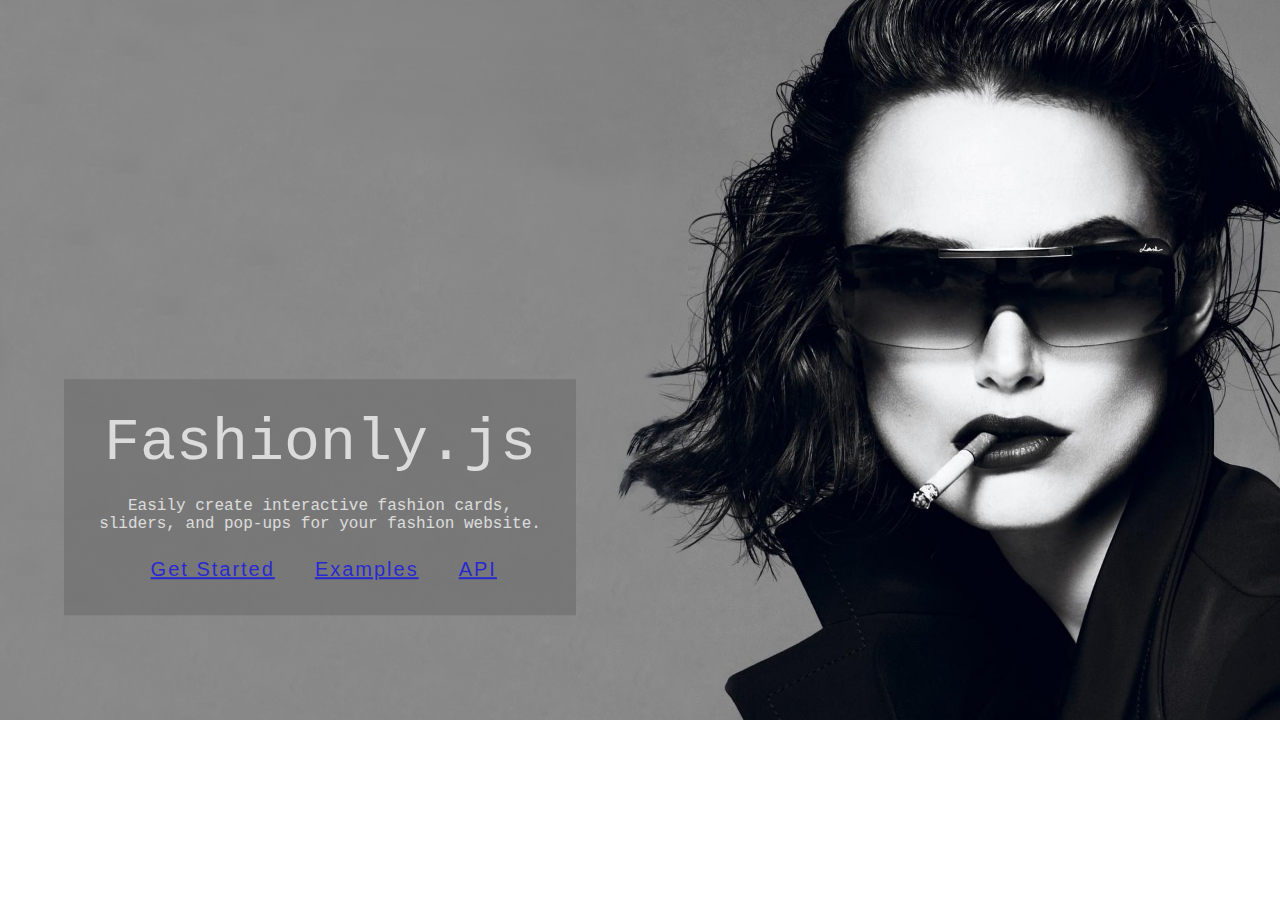
<file: pub/index.html>
<!DOCTYPE html>
<html lang="en">
 <head>
    <meta charset="utf-8">
    <meta name="viewport" content="width=device-width, initial-scale=1">
    <link rel="stylesheet" type="text/css" href="fashionly.css">
    <title>Fashionly.js | Fashion Website Animations </title>

    <script defer src="https://ajax.googleapis.com/ajax/libs/jquery/3.6.0/jquery.min.js"></script>
    <script defer type="text/javascript" src='fashionly.js'></script>
    <script defer type="text/javascript" src='index.js'></script>

 </head>
 
 <body>

    <div class="background_slider" style="max-width:100%">
      <img class="mySlides" src="./pics/background3.jpeg" style="width:100%">
      <img class="mySlides" src="./pics/background.jpeg" style="width:100%">
      <img class="mySlides" src="./pics/background2.jpeg" style="width:100%">
    </div>
    

    <div class="header-gp">
      <span class="header-title">Fashionly.js</span>
      <span class="header-sub-title" class="typing-effect"> 
        Easily create interactive fashion cards, sliders, and pop-ups for your fashion website. 
      </span>
      
      <div class="links">
        <a href="./get-started.html"  style="margin-left: 15%;"> Get Started</a>
        <a href="./examples.html">Examples</a>
        <a href="./api-v1.html">API</a>
      </div>
    </div>
      
</body>
</html>

 </body>

</html>
</file>
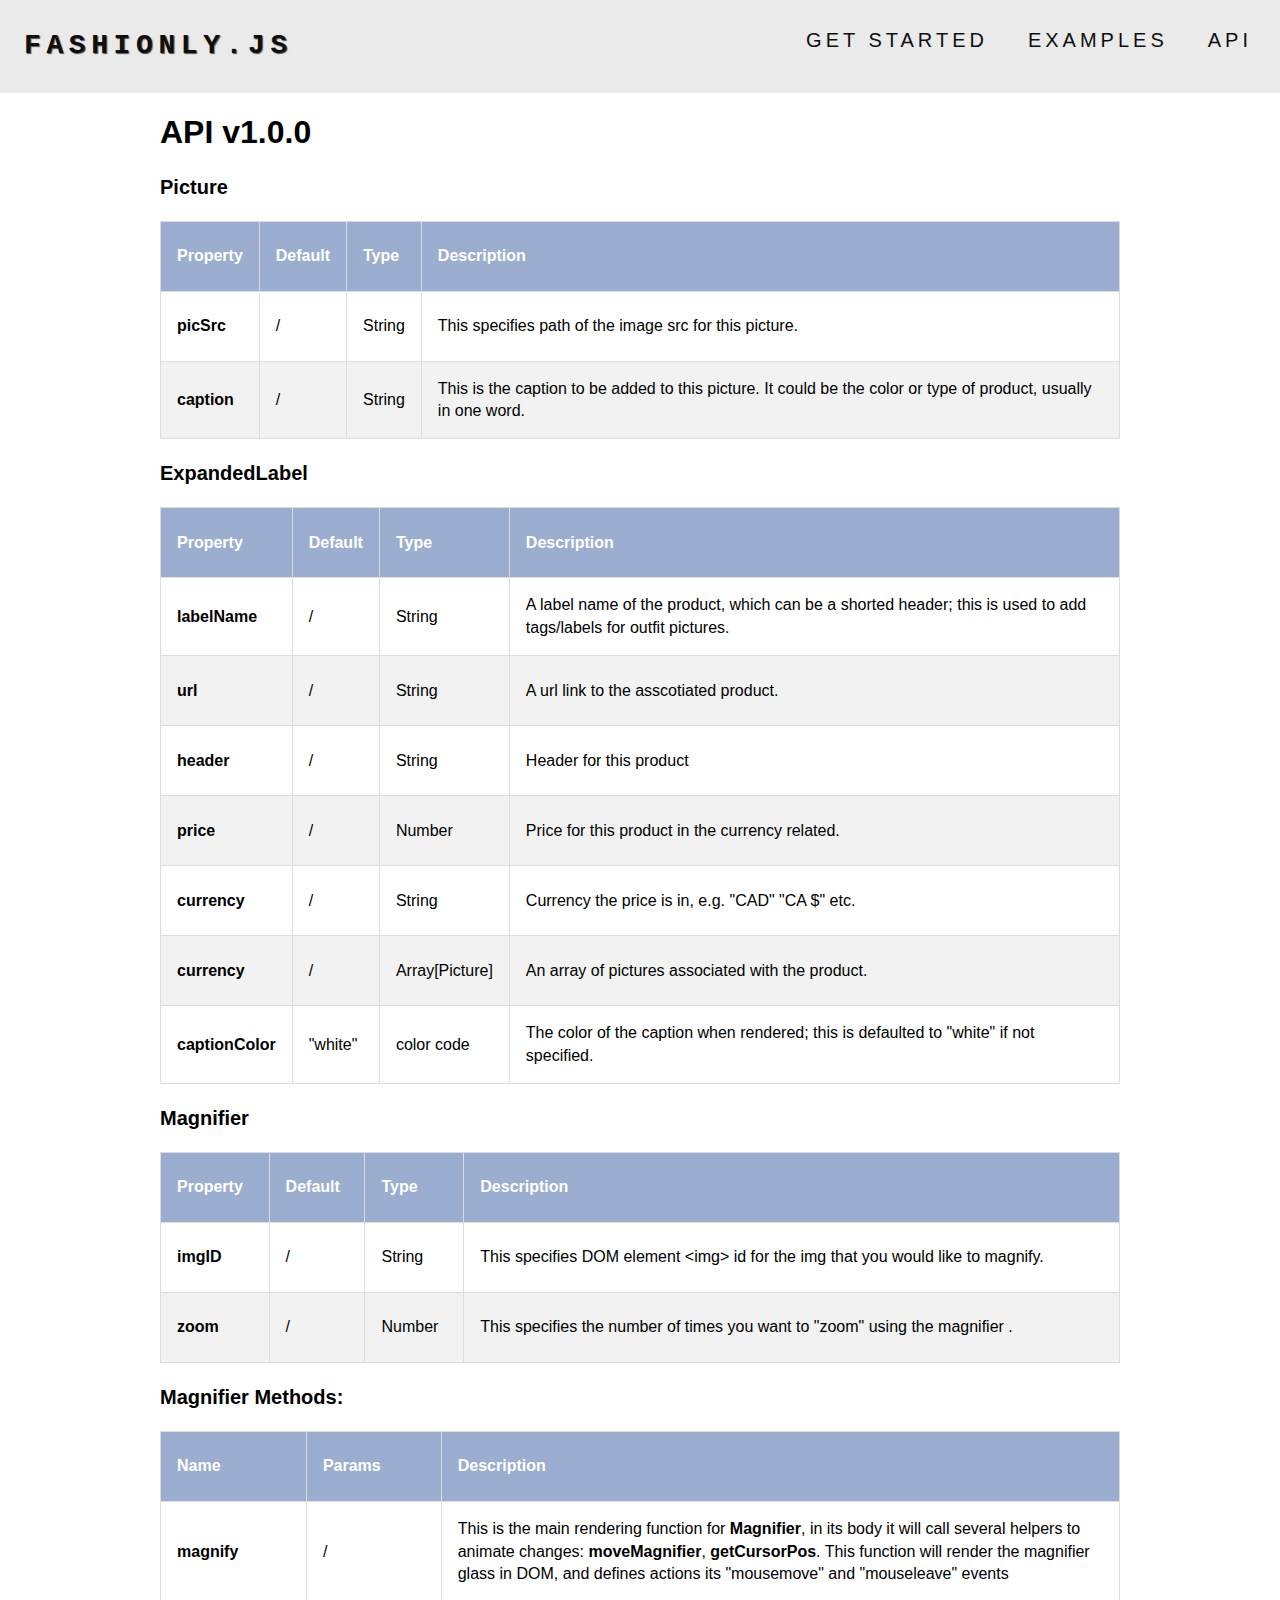
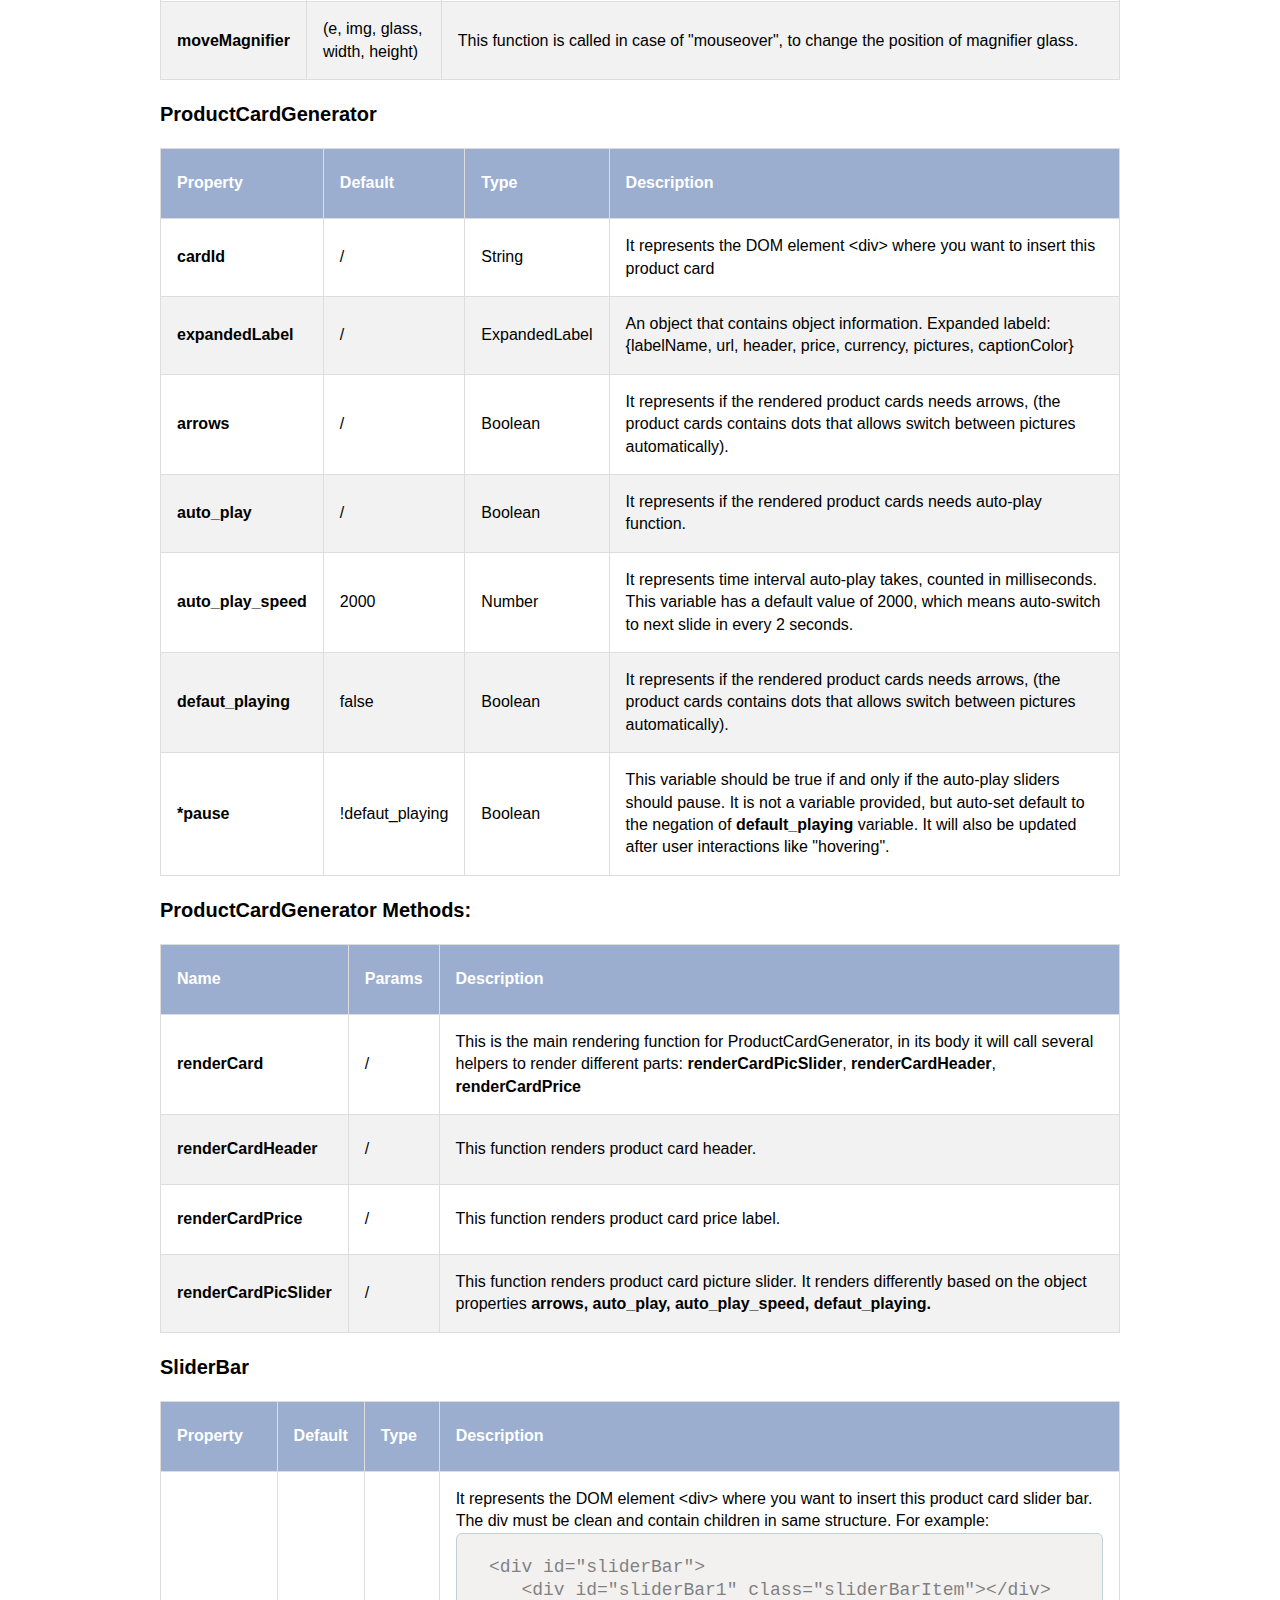
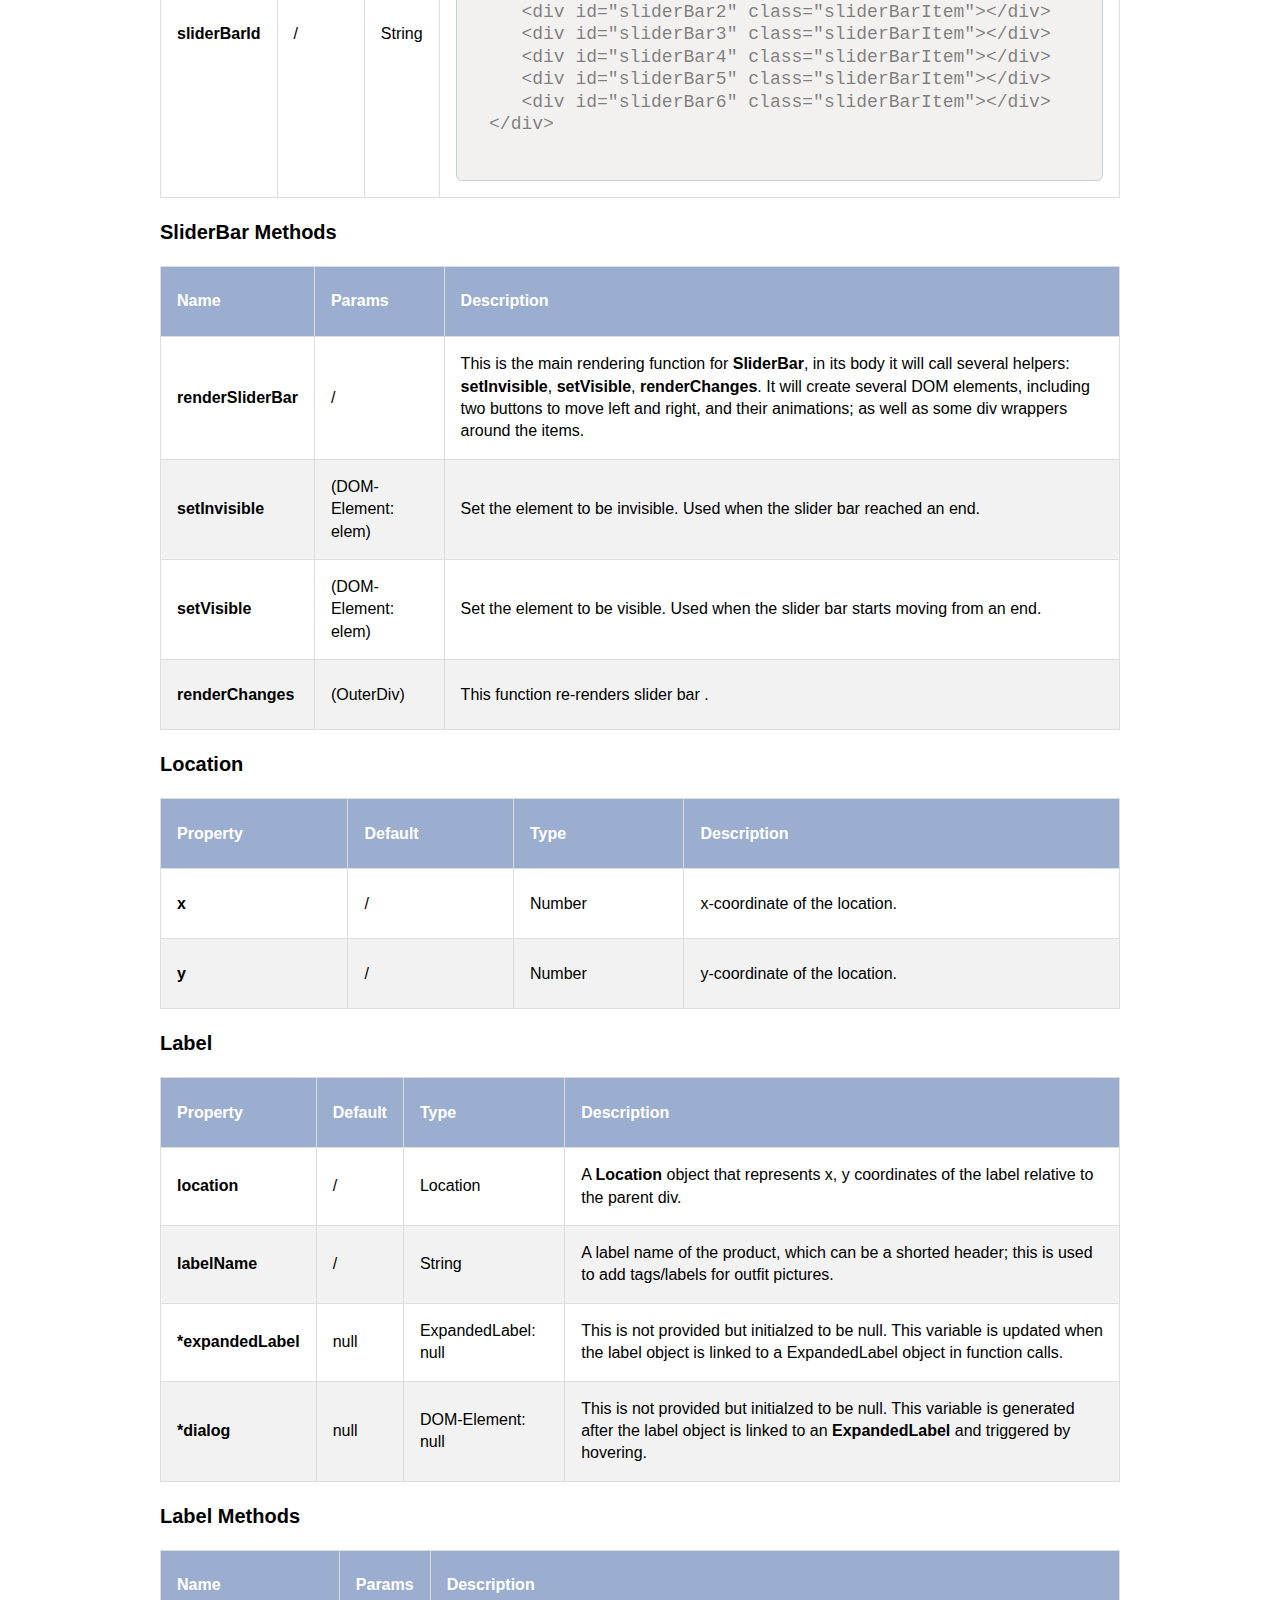
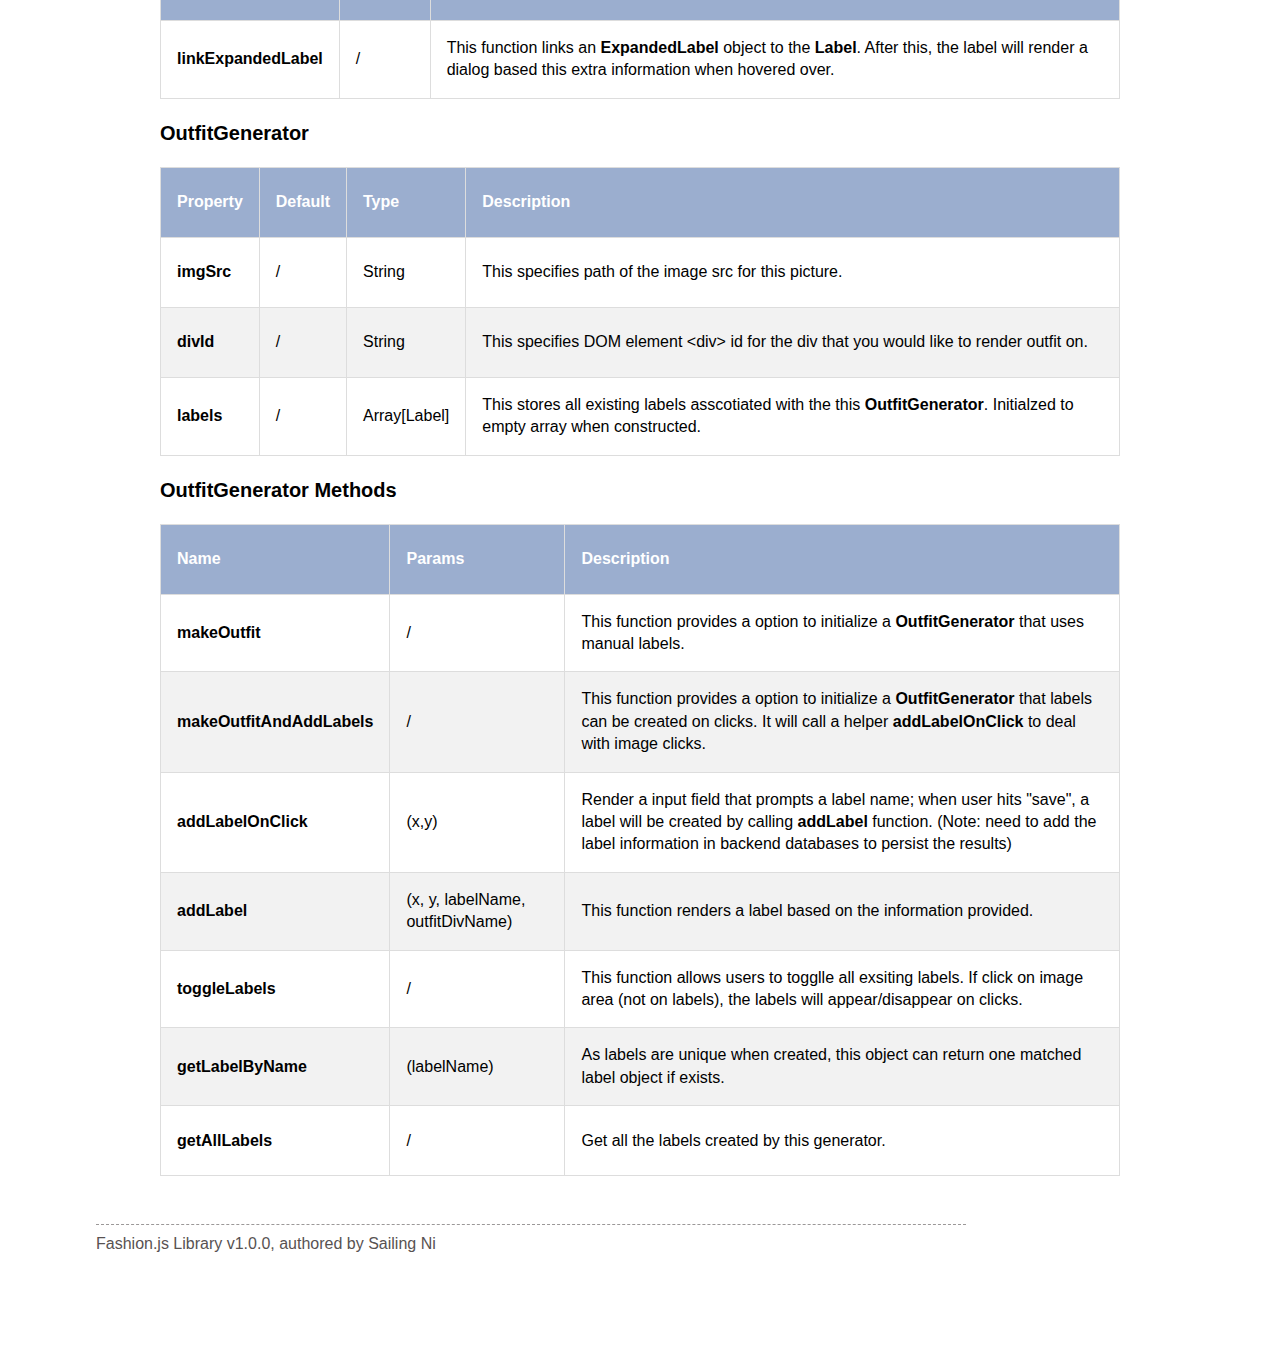
<file: pub/api-v1.html>
<!DOCTYPE html>
<html lang="en">
 <head>
    <meta charset="utf-8">
    <meta name="viewport" content="width=device-width, initial-scale=1">
    <link rel="stylesheet" type="text/css" href="fashionly.css">
    <title> API V1 | Fashionly.js </title>

    <script defer src="https://ajax.googleapis.com/ajax/libs/jquery/3.6.0/jquery.min.js"></script>


 </head>
 
 <body>

 	<!-- Navbar -->
    <nav>
      <div class="name">
        <a href="./index.html">Fashionly.js</a>
      </div>
      <div class="links">
        <a href="./get-started.html"> Get Started</a>
        <a href="./examples.html">Examples</a>
        <a href="./api-v1.html">API</a>
      </div>
    </nav>
 
  <!-- API List -->
     <section class="api-section">
      <h1>API v1.0.0</h1>
      <!--Picture -->
      <p><b>Picture</b></p>
      <table class="params-table">
        <thead>
          <tr>
            <th>Property</th>
            <th>Default</th>
            <th>Type</th>
            <th>Description</th>
          </tr>
        </thead>
        <tbody>
          <tr>
            <td><b>picSrc</b></td>
            <td>/</td>
            <td>String</td>
            <td>This specifies path of the image src for this picture.</td>
          </tr>
          <tr>
            <td><b>caption</b></td>
            <td>/</td>
            <td>String</td>
            <td> This is the caption to be added to this picture. It could be the color or type of product, usually in one word.</td>
          </tr>
        </tbody>
      </table>

         <!--ExpandedLabel-->
         <p><b>ExpandedLabel</b></p>
         <table class="params-table">
           <thead>
             <tr>
               <th>Property</th>
               <th>Default</th>
               <th>Type</th>
               <th>Description</th>
             </tr>
           </thead>
           <tbody>
             <tr>
               <td><b>labelName</b></td>
               <td>/</td>
               <td>String</td>
               <td>A label name of the product, which can be a shorted header; this is used to add tags/labels for outfit pictures.</td>
             </tr>
             <tr>
              <td><b>url</b></td>
              <td>/</td>
              <td>String</td>
              <td>A url link to the asscotiated product.</td>
            </tr>
            <tr>
              <td><b>header</b></td>
              <td>/</td>
              <td>String</td>
              <td>Header for this product</td>
            </tr>
            <tr>
              <td><b>price</b></td>
              <td>/</td>
              <td>Number</td>
              <td>Price for this product in the currency related.</td>
            </tr>
            <tr>
              <td><b>currency</b></td>
              <td>/</td>
              <td>String</td>
              <td>Currency the price is in, e.g. "CAD" "CA $" etc.</td>
            </tr>
            <tr>
              <td><b>currency</b></td>
              <td>/</td>
              <td>Array[Picture]</td>
              <td>An array of pictures associated with the product.</td>
            </tr>
            <tr>
              <td><b>captionColor</b></td>
              <td>"white"</td>
              <td>color code</td>
              <td>The color of the caption when rendered; this is defaulted to "white" if not specified.</td>
            </tr>
           </tbody>
         </table>
        <div>
      
      <!-- Magnifier -->
      <p><b>Magnifier</b></p>
      <table class="params-table">
        <thead>
          <tr>
            <th>Property</th>
            <th>Default</th>
            <th>Type</th>
            <th>Description</th>
          </tr>
        </thead>
        <tbody>
          <tr>
            <td><b>imgID</b></td>
            <td>/</td>
            <td>String</td>
            <td>This specifies DOM element &lt;img&gt; id for the img that you would like to magnify.</td>
          </tr>
          <tr>
            <td><b>zoom</b></td>
            <td>/</td>
            <td>Number</td>
            <td> This specifies the number of times you want to "zoom" using the magnifier .</td>
          </tr>
        </tbody>
      </table>

      <p><b>Magnifier Methods: </b></p>
      <table class="params-table">
        <thead>
          <tr>
            <th>Name</th>
            <th>Params</th>
            <th>Description</th>
          </tr>
        </thead>
        <tbody>
          <tr>
            <td><b>magnify</b></td>
            <td>/</td>
            <td>This is the main rendering function for <b>Magnifier</b>, in its body it will call several helpers to animate changes: 
              <b>moveMagnifier</b>, <b>getCursorPos</b>. This function will render the magnifier glass in DOM, and defines actions its "mousemove" and "mouseleave" events</td>
          </tr>
          <tr>
            <td><b>moveMagnifier</b></td>
            <td>(e, img, glass, width, height) </td>
            <td> This function is called in case of "mouseover", to change the position of magnifier glass. </td>
          </tr>
        </tbody>
      </table>  
 
      <!-- ProductCardGenerator -->
      <p><b>ProductCardGenerator</b></p>
      <table class="params-table">
        <thead>
          <tr>
            <th>Property</th>
            <th>Default</th>
            <th>Type</th>
            <th>Description</th>
          </tr>
        </thead>
        <tbody>
          <tr>
            <td><b>cardId</b></td>
            <td>/</td>
            <td>String</td>
            <td>It represents the DOM element &lt;div&gt; where you want to insert this product card</td>
          </tr>
          <tr>
            <td><b>expandedLabel</b></td>
            <td>/</td>
            <td>ExpandedLabel</td>
            <td>An object that contains object information. Expanded labeld: {labelName, url, header, price, currency, pictures, captionColor} </td>
          </tr>
          
          <tr>
            <td><b>arrows</b></td>
            <td>/</td>
            <td>Boolean</td>
            <td>It represents if the rendered product cards needs arrows, (the product cards contains dots that allows switch between pictures automatically). </td>
          </tr>

          <tr>
            <td><b>auto_play</b></td>
            <td>/</td>
            <td>Boolean</td>
            <td>It represents if the rendered product cards needs auto-play function. </td>
          </tr>

          <tr>
            <td><b>auto_play_speed</b></td>
            <td>2000</td>
            <td>Number</td>
            <td>It represents time interval auto-play takes, counted in milliseconds. This variable has a default value of 2000, which means auto-switch to next slide in every 2 seconds.</td>
          </tr>

          <tr>
            <td><b>defaut_playing</b></td>
            <td>false</td>
            <td>Boolean</td>
            <td>It represents if the rendered product cards needs arrows, (the product cards contains dots that allows switch between pictures automatically). 
            </td>
          </tr>
          <tr>
            <td><b>*pause</b></td>
            <td>!defaut_playing</td>
            <td>Boolean</td>
            <td> This variable should be true if and only if the auto-play sliders should pause. It is not a variable provided, but auto-set default to the negation of <b>default_playing</b> variable. It will also be updated after user interactions like "hovering".
            </td>
          </tr>
        </tbody>
      </table>

      <p><b>ProductCardGenerator Methods: </b></p>
      <table class="params-table">
        <thead>
          <tr>
            <th>Name</th>
            <th>Params</th>
            <th>Description</th>
          </tr>
        </thead>
        <tbody>
          <tr>
            <td><b>renderCard</b></td>
            <td>/</td>
            <td>This is the main rendering function for ProductCardGenerator, in its body it will call several helpers to render different parts: 
              <b>renderCardPicSlider</b>, <b>renderCardHeader</b>, <b>renderCardPrice</b></td>
          </tr>
          <tr>
            <td><b>renderCardHeader</b></td>
            <td>/</td>
            <td> This function renders product card header.</td>
          </tr>
          <tr>
            <td><b>renderCardPrice</b></td>
            <td>/</td>
            <td> This function renders product card price label.</td>
          </tr>
          <tr>
            <td><b>renderCardPicSlider</b></td>
            <td>/</td>
            <td> This function renders product card picture slider. It renders differently based on the object properties
              <b>arrows, auto_play, auto_play_speed, defaut_playing. </b>
            </td>
          </tr>
        </tbody>
      </table> 
  <!--SliderBar -->
  <p><b>SliderBar</b></p>
  <table class="params-table">
    <thead>
      <tr>
        <th>Property</th>
        <th>Default</th>
        <th>Type</th>
        <th>Description</th>
      </tr>
    </thead>
    <tbody>
      <tr>
        <td><b>sliderBarId</b></td>
        <td>/</td>
        <td>String</td>
        <td>It represents the DOM element &lt;div&gt; where you want to insert this product card slider bar. The div must be clean and contain children in same structure. For example: 
          <pre class="code-block">
            <code class="code-content">
   &lt;div id="sliderBar"&gt;
      &lt;div id="sliderBar1" class="sliderBarItem"&gt;&lt;/div&gt;
      &lt;div id="sliderBar2" class="sliderBarItem"&gt;&lt;/div&gt;
      &lt;div id="sliderBar3" class="sliderBarItem"&gt;&lt;/div&gt;
      &lt;div id="sliderBar4" class="sliderBarItem"&gt;&lt;/div&gt;
      &lt;div id="sliderBar5" class="sliderBarItem"&gt;&lt;/div&gt;
      &lt;div id="sliderBar6" class="sliderBarItem"&gt;&lt;/div&gt;
   &lt;/div&gt;
            </code>
         </pre>
        </td>
      </tr>
    </tbody>
  </table>

  <p><b>SliderBar Methods</b></p>
  <table class="params-table">
    <thead>
      <tr>
        <th>Name</th>
        <th>Params</th>
        <th>Description</th>
      </tr>
    </thead>
    <tbody>
      <tr>
        <td><b>renderSliderBar</b></td>
        <td>/</td>
        <td>This is the main rendering function for <b>SliderBar</b>, in its body it will call several helpers: 
          <b>setInvisible</b>, <b>setVisible</b>, <b>renderChanges</b>. It will create several DOM elements, including two buttons to move left and right, and their animations; as well as some div wrappers around the items.
        </td>
      </tr>
      <tr>
        <td><b>setInvisible</b></td>
        <td>(DOM-Element: elem)</td>
        <td> Set the element to be invisible. Used when the slider bar reached an end.</td>
      </tr>
      <tr>
        <td><b>setVisible</b></td>
        <td>(DOM-Element: elem)</td>
        <td> Set the element to be visible. Used when the slider bar starts moving from an end.</td>
      </tr>
      <tr>
        <td><b>renderChanges</b></td>
        <td> (OuterDiv) </td>
        <td> This function re-renders slider bar .</td>
      </tr>
    </tbody>
  </table>  

  <!--Location -->
<p><b>Location </b></p>
<table class="params-table">
  <thead>
    <tr>
      <th>Property</th>
      <th>Default</th>
      <th>Type</th>
      <th>Description</th>
    </tr>
  </thead>
  <tbody>
    <tr>
      <td><b>x</b></td>
      <td>/</td>
      <td>Number</td>
      <td>x-coordinate of the location.</td>
    </tr>
    <tr>
      <td><b>y</b></td>
      <td>/</td>
      <td>Number</td>
      <td>y-coordinate of the location.</td>
    </tr>
  </tbody>
</table>

  <!--Label -->
  <p><b>Label </b></p>
  <table class="params-table">
    <thead>
      <tr>
        <th>Property</th>
        <th>Default</th>
        <th>Type</th>
        <th>Description</th>
      </tr>
    </thead>
    <tbody>
      <tr>
        <td><b>location</b></td>
        <td>/</td>
        <td>Location</td>
        <td>A <b>Location</b> object that represents x, y coordinates of the label relative to the parent div.</td>
      </tr>
      <tr>
        <td><b>labelName</b></td>
        <td>/</td>
        <td>String</td>
        <td>A label name of the product, which can be a shorted header; this is used to add tags/labels for outfit pictures.</td>
      </tr>
      <tr>
        <td><b>*expandedLabel</b></td>
        <td>null</td>
        <td>ExpandedLabel: null</td>
        <td>This is not provided but initialzed to be null. This variable is updated when the label object is linked to a 
          ExpandedLabel object in function calls.
        </td>
      </tr>
      <tr>
        <td><b>*dialog</b></td>
        <td>null</td>
        <td>DOM-Element: null</td>
        <td>This is not provided but initialzed to be null. This variable is generated after the label object is linked to an <b>ExpandedLabel</b> and triggered by hovering.
        </td>
      </tr>
    </tbody>
  </table>
  <p><b>Label Methods</b></p>
  <table class="params-table">
    <thead>
      <tr>
        <th>Name</th>
        <th>Params</th>
        <th>Description</th>
      </tr>
    </thead>
    <tbody>
      <tr>
        <td><b>linkExpandedLabel</b></td>
        <td>/</td>
        <td>This function links an <b>ExpandedLabel</b> object to the <b>Label</b>. After this, the label will render a dialog based this extra information when hovered over.</td>
      </tr>
    </tbody>
  </table>

  <!--OutfitGenerator -->
<p><b>OutfitGenerator</b></p>
<table class="params-table">
  <thead>
    <tr>
      <th>Property</th>
      <th>Default</th>
      <th>Type</th>
      <th>Description</th>
    </tr>
  </thead>
  <tbody>
    <tr>
      <td><b>imgSrc</b></td>
      <td>/</td>
      <td>String</td>
      <td>This specifies path of the image src for this picture.</td>
    </tr>
    <tr>
      <td><b>divId</b></td>
      <td>/</td>
      <td>String</td>
      <td>This specifies DOM element &lt;div&gt; id for the div that you would like to render outfit on.</td>
    </tr>
    <tr>
      <td><b>labels</b></td>
      <td>/</td>
      <td>Array[Label]</td>
      <td>This stores all existing labels asscotiated with the this <b>OutfitGenerator</b>. Initialzed to empty array when constructed. </td>
    </tr>
  </tbody>
</table>

<p><b>OutfitGenerator Methods</b></p>
<table class="params-table">
  <thead>
    <tr>
      <th>Name</th>
      <th>Params</th>
      <th>Description</th>
    </tr>
  </thead>
  <tbody>
    <tr>
      <td><b>makeOutfit</b></td>
      <td>/</td>
      <td>This function provides a option to initialize a <b>OutfitGenerator</b> that uses manual labels. </td>
    </tr>
    <tr>
      <td><b>makeOutfitAndAddLabels</b></td>
      <td>/</td>
      <td>This function provides a option to initialize a <b>OutfitGenerator</b> that labels can be created on clicks. 
        It will call a helper <b>addLabelOnClick</b> to deal with image clicks.
      </td>
    </tr>
    <tr>
      <td><b>addLabelOnClick</b></td>
      <td>(x,y)</td>
      <td> Render a input field that prompts a label name; when user hits "save", a label will be created by calling <b>addLabel</b> function. 
        (Note: need to add the label information in backend databases to persist the results)
      </td>
    </tr>
    <tr>
      <td><b>addLabel</b></td>
      <td> (x, y, labelName, outfitDivName)</td>
      <td> This function renders a label based on the information provided.</td>
    </tr>
    <tr>
      <td><b>toggleLabels</b></td>
      <td>/</td>
      <td> This function allows users to togglle all exsiting labels. If click on image area (not on labels), the labels will appear/disappear on clicks.</td>
    </tr>
    <tr>
      <td><b>getLabelByName</b></td>
      <td>(labelName)</td>
      <td> As labels are unique when created, this object can return one matched label object if exists.</td>
    </tr>
    <tr>
      <td><b>getAllLabels</b></td>
      <td>/</td>
      <td> Get all the labels created by this generator.</td>
    </tr>
    
  </tbody>
</table>  


   </section>

  <!-- Footer -->
  <section class="footer">
    <hr>
    <p class="footer-text">Fashion.js Library v1.0.0, authored by Sailing Ni</p>
  </section>
      
</body>
</html>

 </body>

</html>
</file>
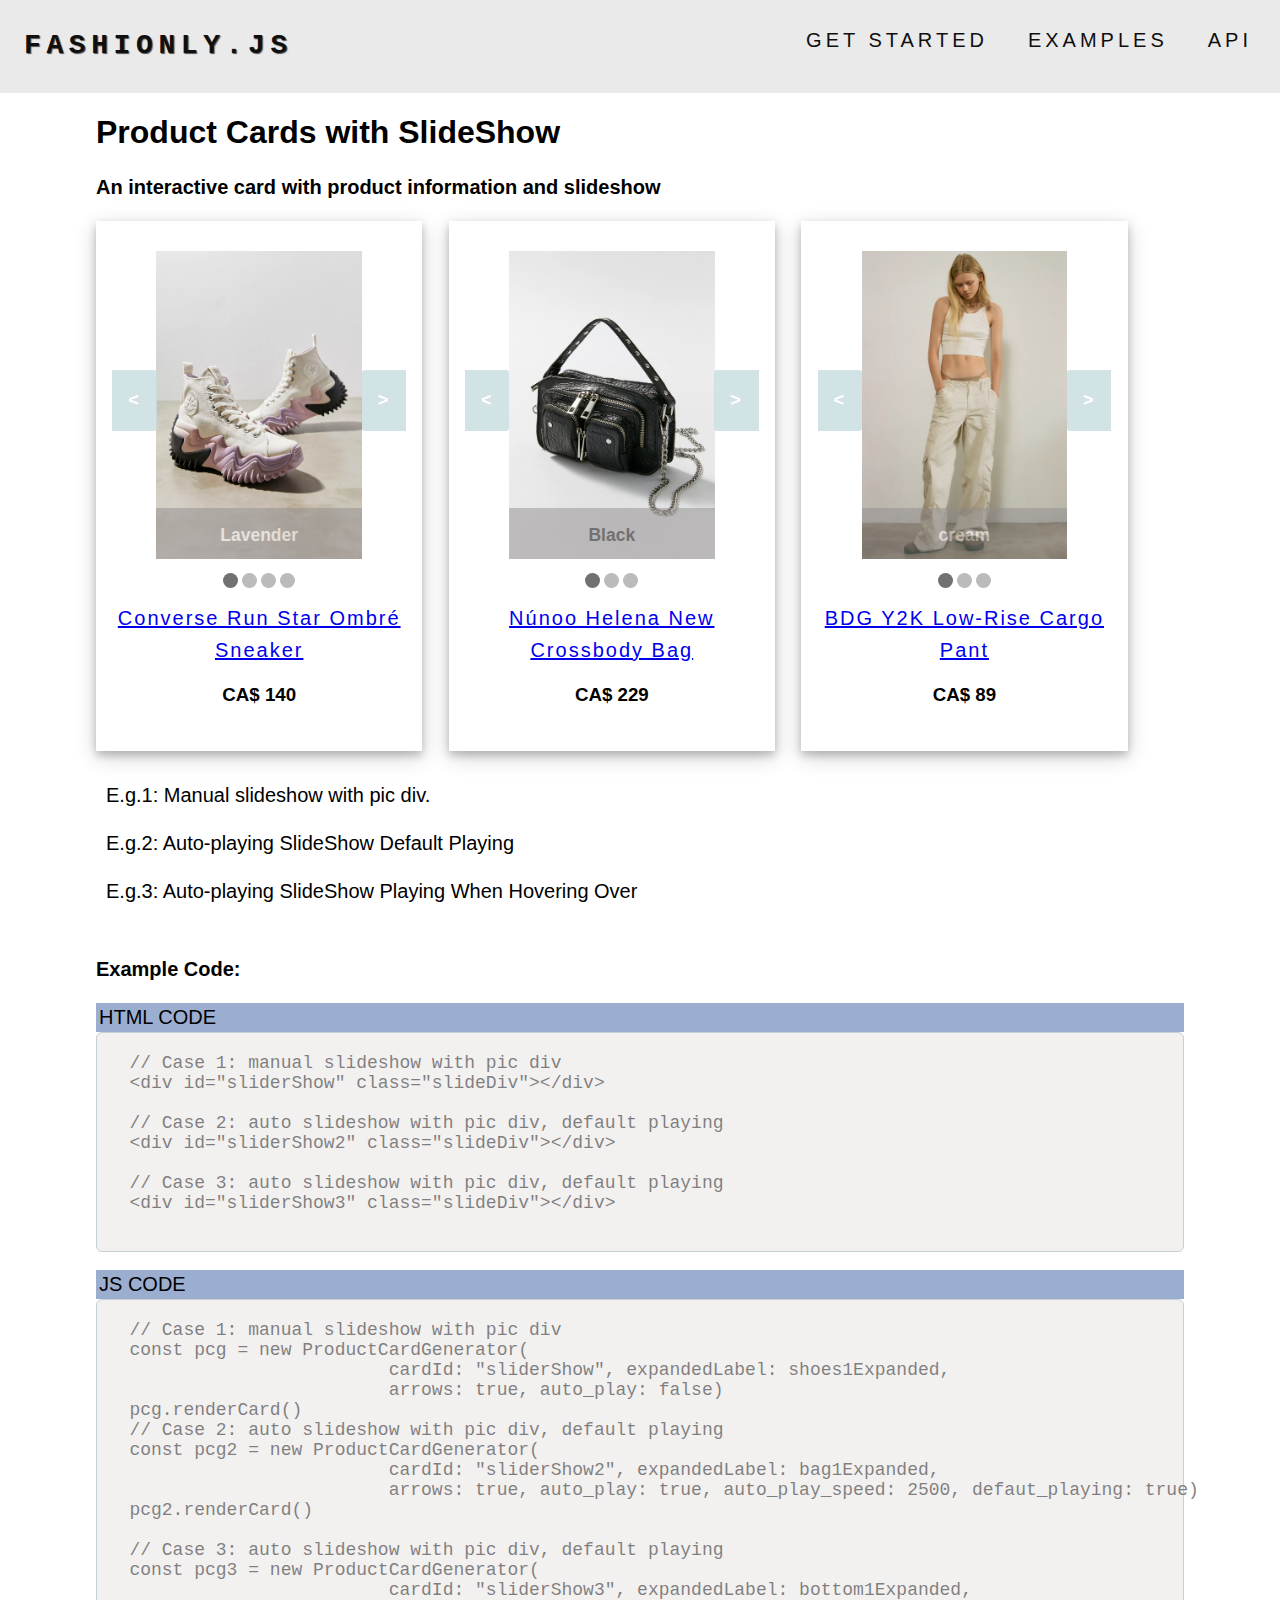
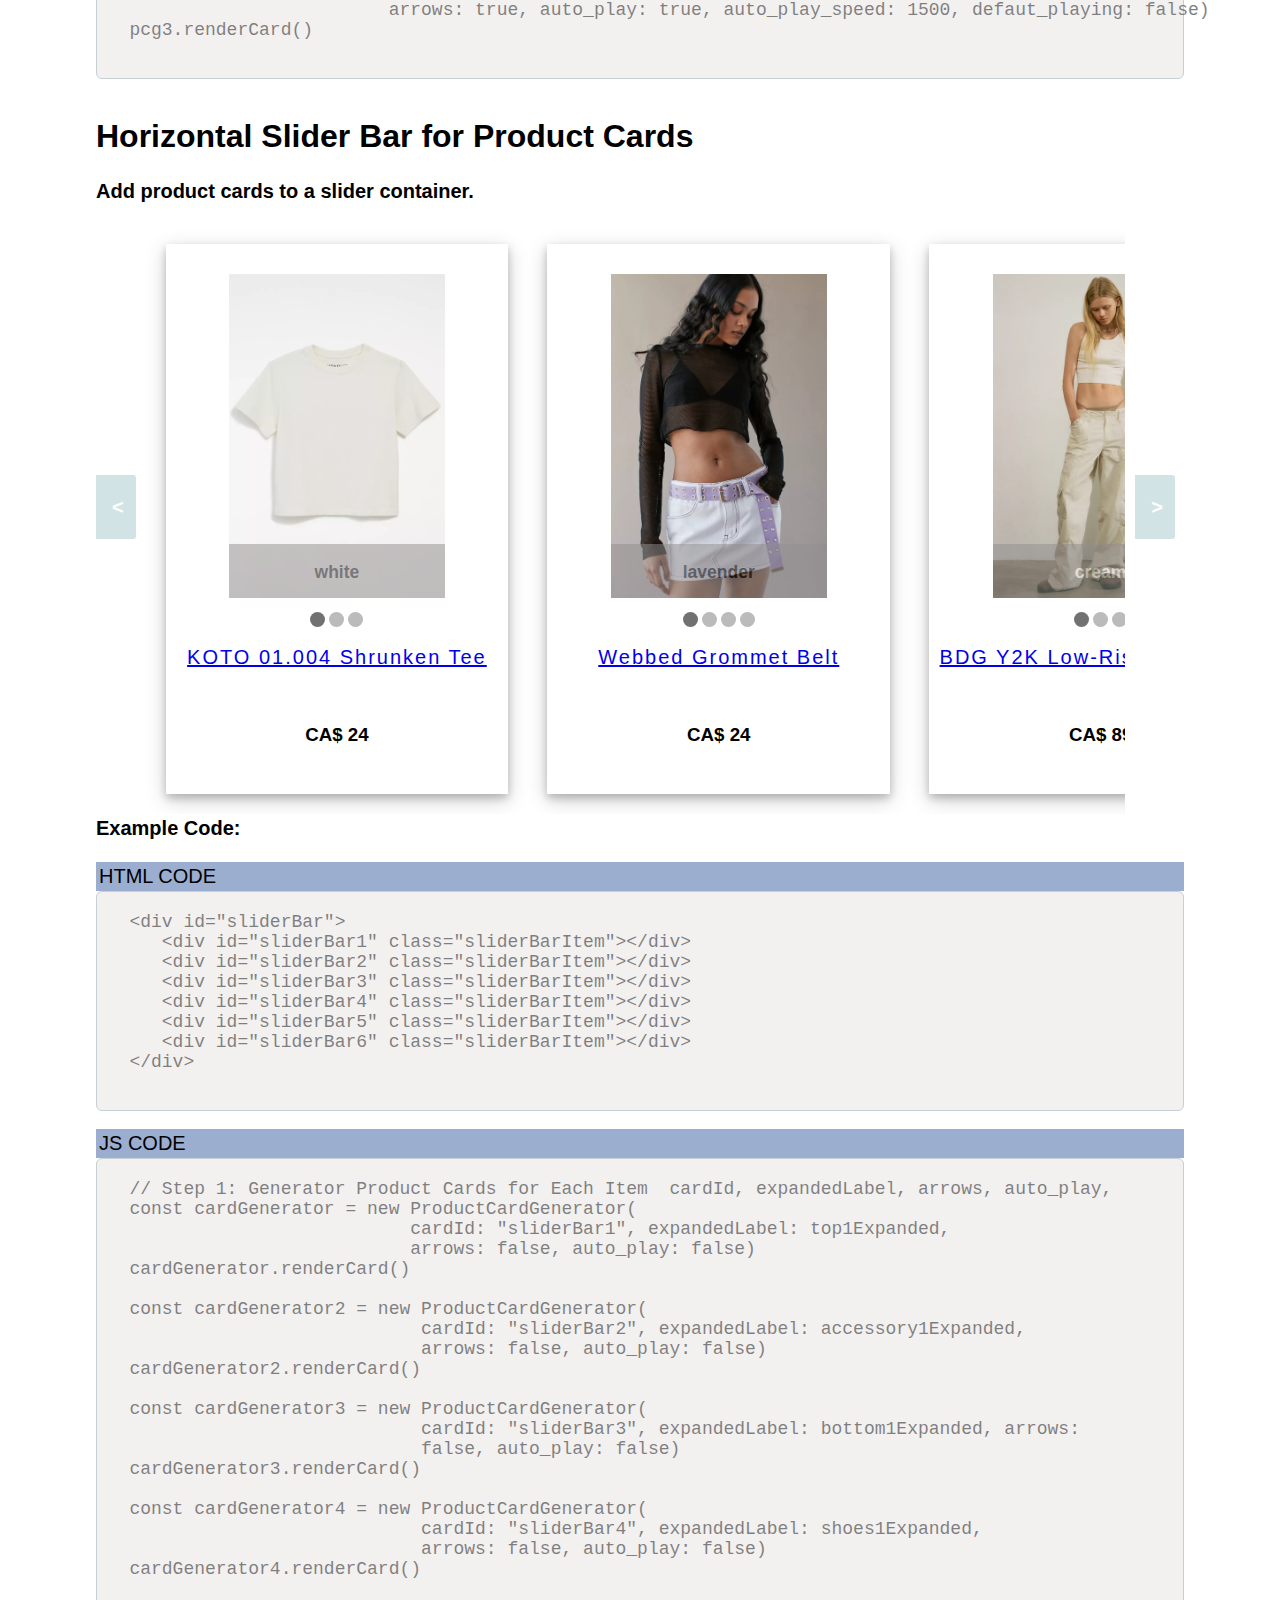
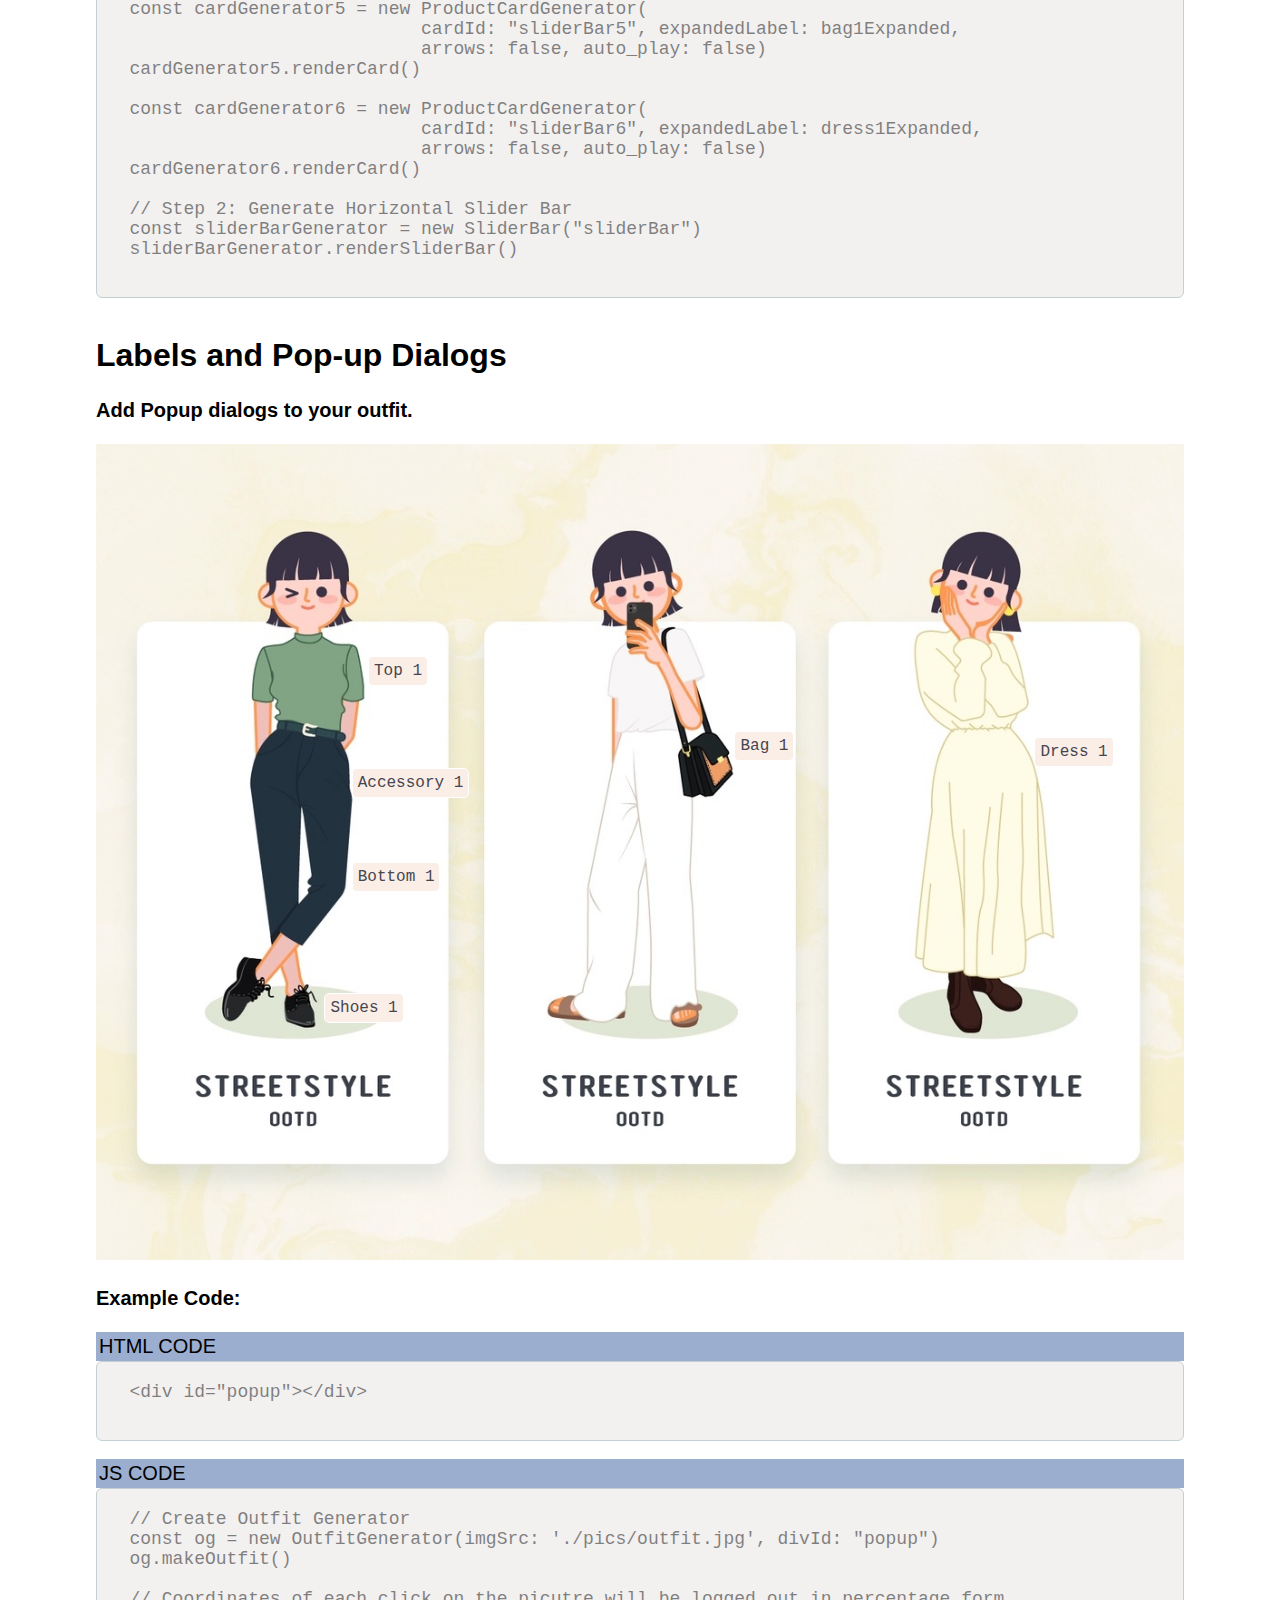
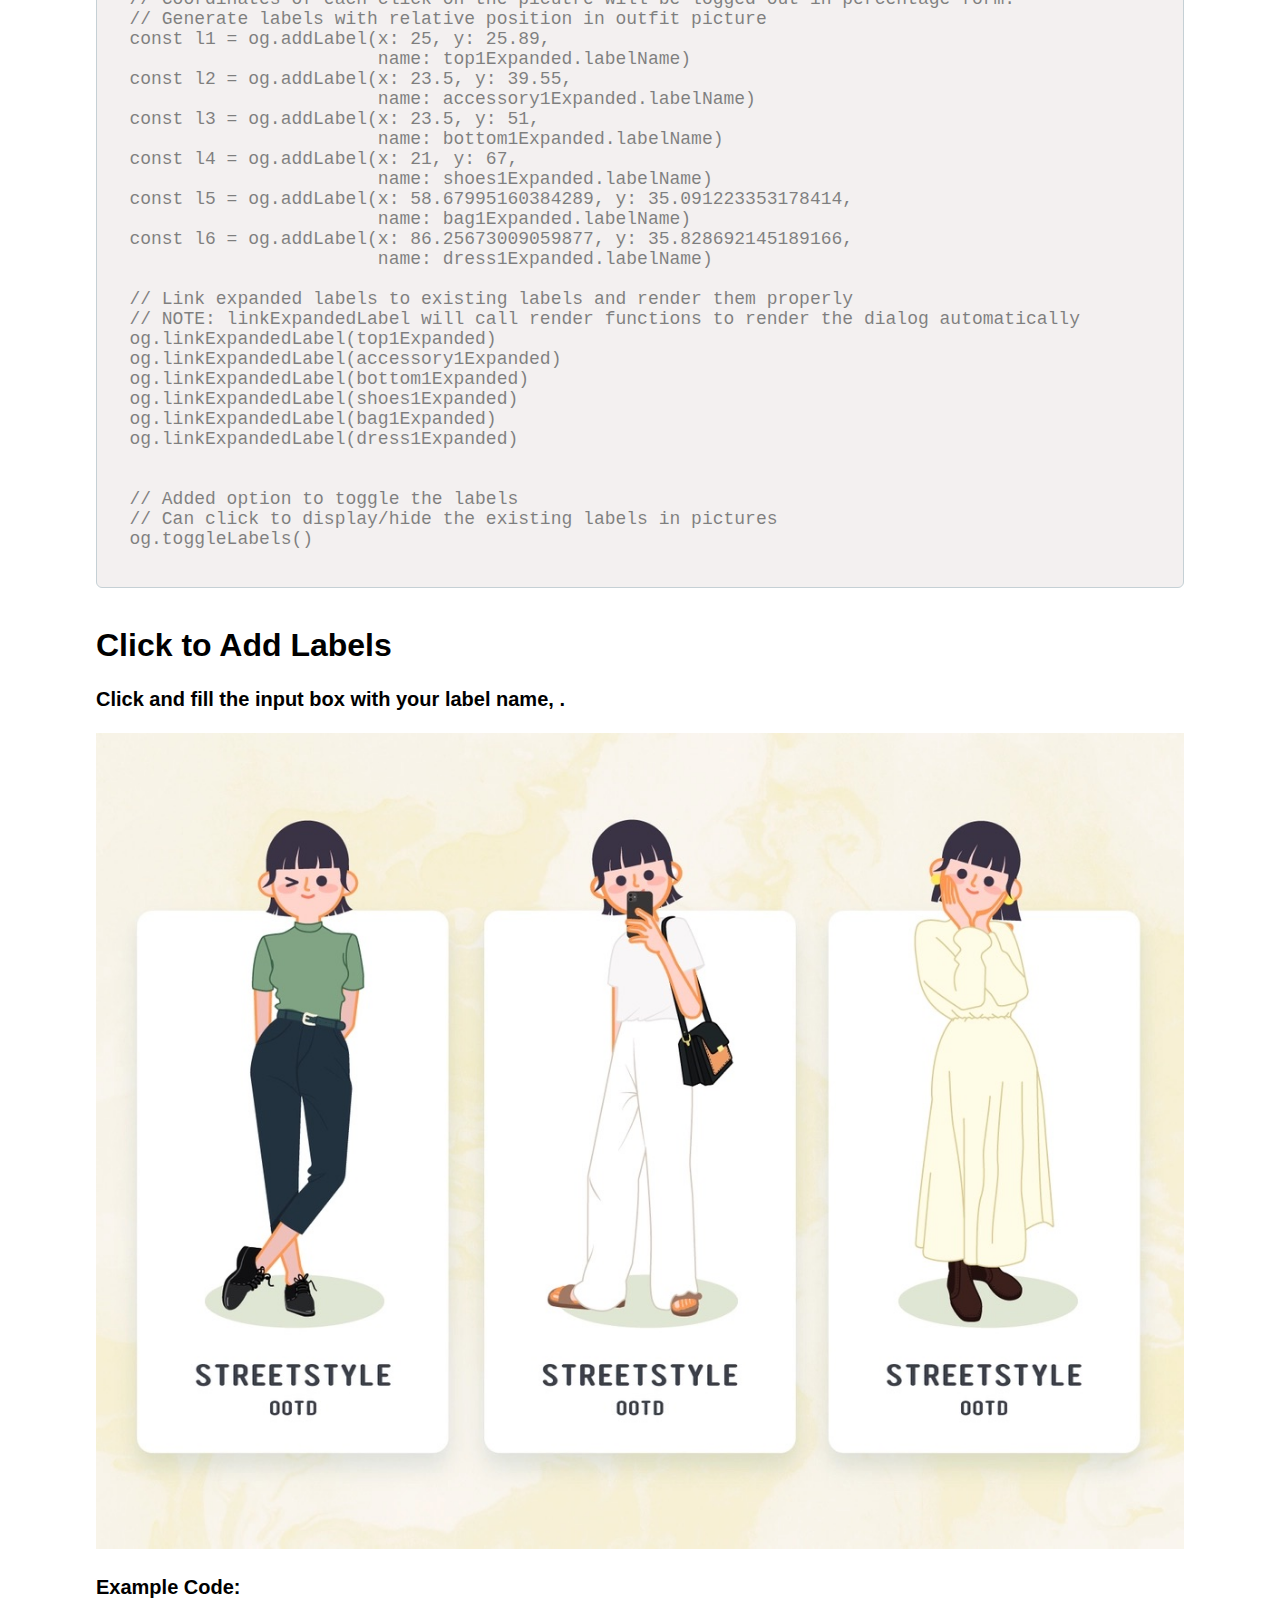
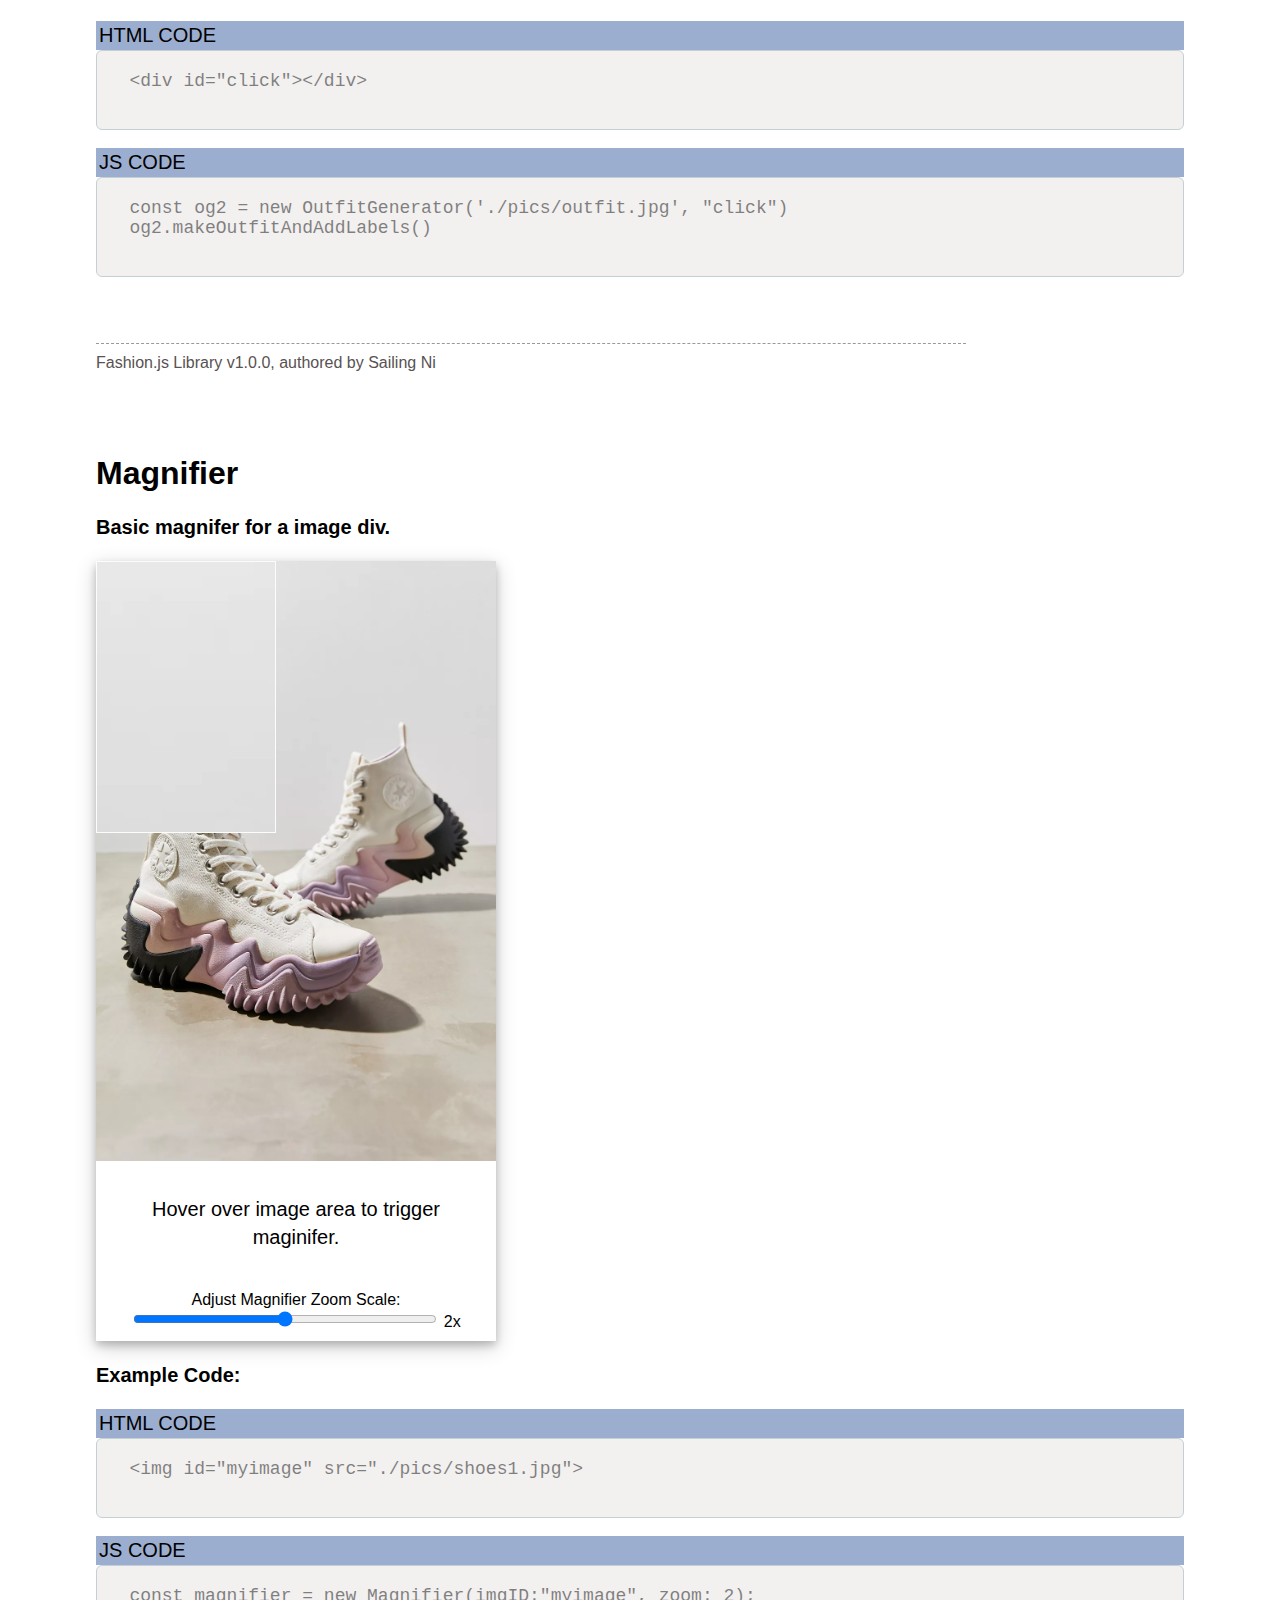
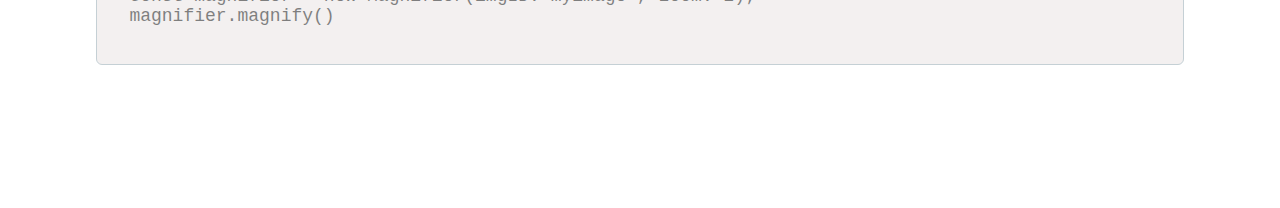
<file: pub/examples.html>
<!DOCTYPE html>
<html lang="en">
 <head>
    <meta charset="utf-8">
    <meta name="viewport" content="width=device-width, initial-scale=1">
    <link rel="stylesheet" type="text/css" href="fashionly.css">
    <title> Examples | Fashionly.js
    </title>

    <script defer src="https://ajax.googleapis.com/ajax/libs/jquery/3.6.0/jquery.min.js"></script>
    <script defer type="text/javascript" src='fashionly.js'></script>
    <script defer type="text/javascript" src='examples.js'></script>

 </head>
 
 <body>

 	<!-- Navigation bar -->
    <nav>
      <div class="name">
         <a href="./index.html">Fashionly.js</a>
      </div>
      <div class="links">
        <a href="./get-started.html"> Get Started</a>
        <a href="./examples.html">Examples</a>
        <a href="./api-v1.html">API</a>
      </div>
    </nav>

  

   <!-- SlideShow -->
   <section>
      <h1>Product Cards with SlideShow</h1>
      <p><b>An interactive card with product information and slideshow</b></p>
      
      <div id="sliderShow" class="slideDiv"></div>
      <div id="sliderShow2" class="slideDiv"></div>
      <div id="sliderShow3" class="slideDiv"></div>
   
      <div class="slideshow-container">
         <p> E.g.1: Manual slideshow with pic div.  </p>
         <p> E.g.2: Auto-playing SlideShow Default Playing</p>
         <p> E.g.3: Auto-playing SlideShow Playing When Hovering Over</p>
      </div>
   </section>

   <section>
      <p><b>Example Code:</b></p>
      <div>
         <div class="code-header">
            HTML Code 
         </div>
         <pre class="code-block">
            <code class="code-content">
   // Case 1: manual slideshow with pic div
   &lt;div id="sliderShow" class="slideDiv"&gt;&lt;/div&gt;

   // Case 2: auto slideshow with pic div, default playing
   &lt;div id="sliderShow2" class="slideDiv"&gt;&lt;/div&gt;

   // Case 3: auto slideshow with pic div, default playing
   &lt;div id="sliderShow3" class="slideDiv"&gt;&lt;/div&gt;
            </code>
         </pre>
      </div>
      <br>

      <div>
         <div class="code-header">
            JS Code 
         </div>
         <pre class="code-block">
            <code class="code-content">
   // Case 1: manual slideshow with pic div
   const pcg = new ProductCardGenerator(
                           cardId: "sliderShow", expandedLabel: shoes1Expanded, 
                           arrows: true, auto_play: false)
   pcg.renderCard()
   // Case 2: auto slideshow with pic div, default playing
   const pcg2 = new ProductCardGenerator(
                           cardId: "sliderShow2", expandedLabel: bag1Expanded, 
                           arrows: true, auto_play: true, auto_play_speed: 2500, defaut_playing: true)
   pcg2.renderCard()
   
   // Case 3: auto slideshow with pic div, default playing
   const pcg3 = new ProductCardGenerator(
                           cardId: "sliderShow3", expandedLabel: bottom1Expanded, 
                           arrows: true, auto_play: true, auto_play_speed: 1500, defaut_playing: false)
   pcg3.renderCard()
            </code>
         </pre>
      </div>
   </section>
   <br>

    <!-- Horizontal slider bar for product cards-->
    <section>
      <h1> Horizontal Slider Bar for Product Cards</h1>
      <p><b>Add product cards to a slider container.</b></p>
      <div id="sliderBar">
         <div id="sliderBar1" class="sliderBarItem"></div>
         <div id="sliderBar2" class="sliderBarItem"></div>
         <div id="sliderBar3" class="sliderBarItem"></div>
         <div id="sliderBar4" class="sliderBarItem"></div>
         <div id="sliderBar5" class="sliderBarItem"></div>
         <div id="sliderBar6" class="sliderBarItem"></div>
      </div>
   </section>
   <section>
      <p><b>Example Code:</b></p>
      <div>
         <div class="code-header">
            HTML Code 
         </div>
         <pre class="code-block">
            <code class="code-content">
   &lt;div id="sliderBar"&gt;
      &lt;div id="sliderBar1" class="sliderBarItem"&gt;&lt;/div&gt;
      &lt;div id="sliderBar2" class="sliderBarItem"&gt;&lt;/div&gt;
      &lt;div id="sliderBar3" class="sliderBarItem"&gt;&lt;/div&gt;
      &lt;div id="sliderBar4" class="sliderBarItem"&gt;&lt;/div&gt;
      &lt;div id="sliderBar5" class="sliderBarItem"&gt;&lt;/div&gt;
      &lt;div id="sliderBar6" class="sliderBarItem"&gt;&lt;/div&gt;
   &lt;/div&gt;
            </code>
         </pre>
      </div>
      <br>

      <div>
         <div class="code-header">
            JS Code 
         </div>
         <pre class="code-block">
            <code class="code-content">
   // Step 1: Generator Product Cards for Each Item  cardId, expandedLabel, arrows, auto_play,
   const cardGenerator = new ProductCardGenerator(
                             cardId: "sliderBar1", expandedLabel: top1Expanded, 
                             arrows: false, auto_play: false)
   cardGenerator.renderCard()
   
   const cardGenerator2 = new ProductCardGenerator(
                              cardId: "sliderBar2", expandedLabel: accessory1Expanded, 
                              arrows: false, auto_play: false)
   cardGenerator2.renderCard()
   
   const cardGenerator3 = new ProductCardGenerator(
                              cardId: "sliderBar3", expandedLabel: bottom1Expanded, arrows: 
                              false, auto_play: false)
   cardGenerator3.renderCard()
   
   const cardGenerator4 = new ProductCardGenerator(
                              cardId: "sliderBar4", expandedLabel: shoes1Expanded, 
                              arrows: false, auto_play: false)
   cardGenerator4.renderCard()
   
   const cardGenerator5 = new ProductCardGenerator(
                              cardId: "sliderBar5", expandedLabel: bag1Expanded, 
                              arrows: false, auto_play: false)
   cardGenerator5.renderCard()
   
   const cardGenerator6 = new ProductCardGenerator(
                              cardId: "sliderBar6", expandedLabel: dress1Expanded, 
                              arrows: false, auto_play: false)
   cardGenerator6.renderCard()
   
   // Step 2: Generate Horizontal Slider Bar
   const sliderBarGenerator = new SliderBar("sliderBar")
   sliderBarGenerator.renderSliderBar()
            </code>
         </pre>
      </div>
   </section>
   <br>

   <!-- Labels and PopUp Dialogues -->
   <section>
      <h1> Labels and Pop-up Dialogs</h1>
      <p><b>Add Popup dialogs to your outfit.</b></p>
      <div id="popup">
      </div>
   </section>
   <section>
      <p><b>Example Code:</b></p>
      <div>
         <div class="code-header">
            HTML Code 
         </div>
         <pre class="code-block">
            <code class="code-content">
   &lt;div id="popup"&gt;&lt;/div&gt;
            </code>
         </pre>
      </div>
      <br>

      <div>
         <div class="code-header">
            JS Code 
         </div>
         <pre class="code-block">
            <code class="code-content">
   // Create Outfit Generator
   const og = new OutfitGenerator(imgSrc: './pics/outfit.jpg', divId: "popup")
   og.makeOutfit()
   
   // Coordinates of each click on the picutre will be logged out in percentage form.
   // Generate labels with relative position in outfit picture
   const l1 = og.addLabel(x: 25, y: 25.89, 
                          name: top1Expanded.labelName)
   const l2 = og.addLabel(x: 23.5, y: 39.55, 
                          name: accessory1Expanded.labelName)
   const l3 = og.addLabel(x: 23.5, y: 51, 
                          name: bottom1Expanded.labelName)
   const l4 = og.addLabel(x: 21, y: 67, 
                          name: shoes1Expanded.labelName)
   const l5 = og.addLabel(x: 58.67995160384289, y: 35.091223353178414, 
                          name: bag1Expanded.labelName)
   const l6 = og.addLabel(x: 86.25673009059877, y: 35.828692145189166, 
                          name: dress1Expanded.labelName)
   
   // Link expanded labels to existing labels and render them properly
   // NOTE: linkExpandedLabel will call render functions to render the dialog automatically 
   og.linkExpandedLabel(top1Expanded)
   og.linkExpandedLabel(accessory1Expanded)
   og.linkExpandedLabel(bottom1Expanded)
   og.linkExpandedLabel(shoes1Expanded)
   og.linkExpandedLabel(bag1Expanded)
   og.linkExpandedLabel(dress1Expanded)
   
   
   // Added option to toggle the labels
   // Can click to display/hide the existing labels in pictures
   og.toggleLabels()
            </code>
         </pre>
      </div>
   </section>
   <br>

   <!-- Click to Add Labels-->
   <section>
      <h1>Click to Add Labels</h1>
      <p><b>Click and fill the input box with your label name, .</b></p>
      <div id="click">
      </div>
   </section>
   <section>
      <p><b>Example Code:</b></p>
      <div>
         <div class="code-header">
            HTML Code 
         </div>
         <pre class="code-block">
            <code class="code-content">
   &lt;div id="click"&gt;&lt;/div&gt;
            </code>
         </pre>
      </div>
      <br>

      <div>
         <div class="code-header">
            JS Code 
         </div>
         <pre class="code-block">
            <code class="code-content">
   const og2 = new OutfitGenerator('./pics/outfit.jpg', "click")
   og2.makeOutfitAndAddLabels()
            </code>
         </pre>
      </div>
   </section>
   <br>
   <section class="footer">
      <hr>
      <p class="footer-text">Fashion.js Library v1.0.0, authored by Sailing Ni</p>
   </section>
    <!-- Magnifier -->
    <section>
      <h1>Magnifier</h1>
      <p><b>Basic magnifer for a image div. </b></p>

      <div class="card">
         <div class="imgDiv">
            <img id="myimage" src="./pics/shoes1.jpg">
         </div>

         <div class="container">
            <p> Hover over image area to trigger maginifer.</p>
         </div>

         <div class="container">
            <label for="points">Adjust Magnifier Zoom Scale:</label>
         <div class="slider">
            <input id="range" type = "range" step="0.1" min="1" max="3"/>
            <output id="rangevalue" >2</output>x
         </div>
         
      </div>
      
   </section>
   <section>
      <p><b>Example Code:</b></p>
      <div>
         <div class="code-header">
            HTML Code 
         </div>
         <pre class="code-block">
            <code class="code-content">
   &lt;img id="myimage" src="./pics/shoes1.jpg"&gt;
            </code>
         </pre>
      </div>
      <br>

      <div>
         <div class="code-header">
            JS Code 
         </div>
         <pre class="code-block">
            <code class="code-content">
   const magnifier = new Magnifier(imgID:"myimage", zoom: 2);
   magnifier.magnify()
            </code>
         </pre>
      </div>
   </section>
   <br>

</body>
</html>

 </body>

</html>
</file>
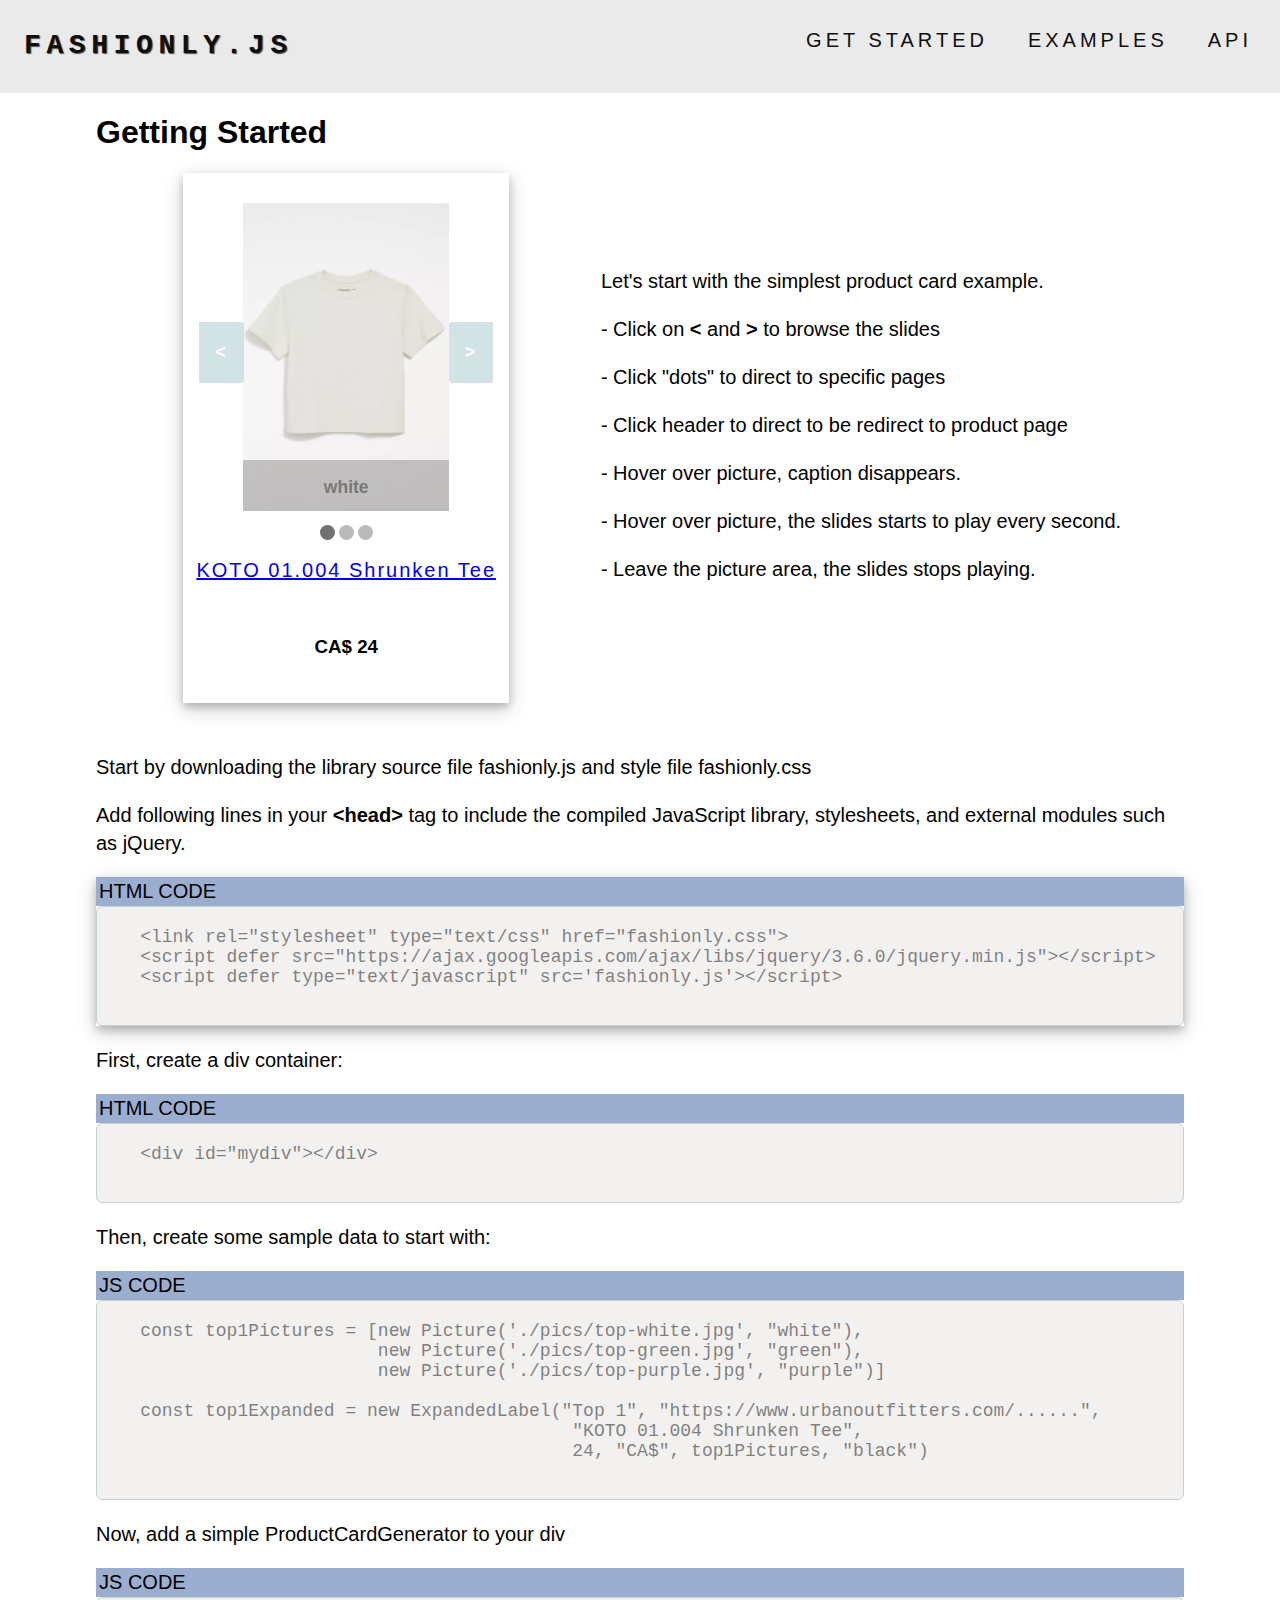
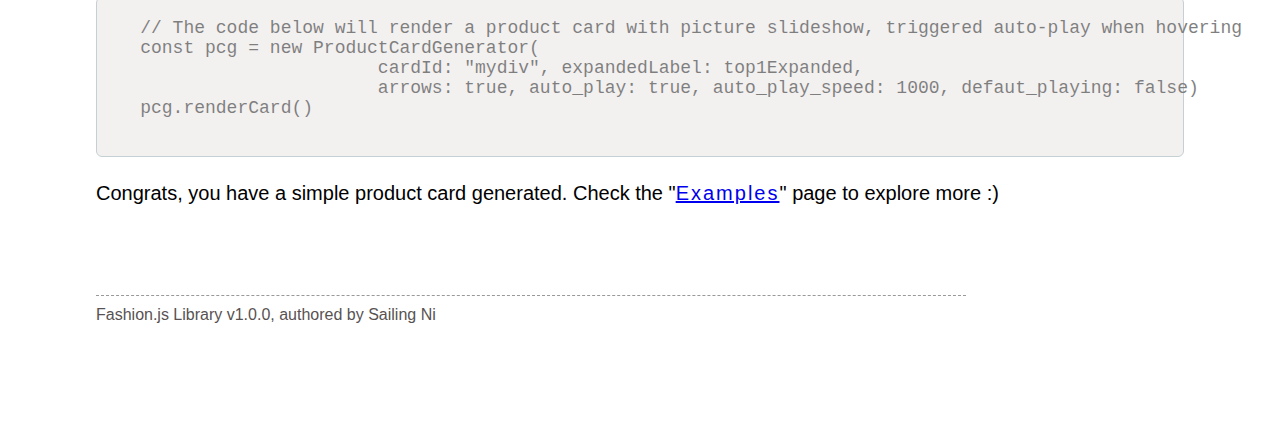
<file: pub/get-started.html>
<!DOCTYPE html>
<html lang="en">
 <head>
    <meta charset="utf-8">
    <meta name="viewport" content="width=device-width, initial-scale=1">
    <link rel="stylesheet" type="text/css" href="fashionly.css">
    <title> API V1 | Fashionly.js </title>

    <script defer src="https://ajax.googleapis.com/ajax/libs/jquery/3.6.0/jquery.min.js"></script>
    <script defer type="text/javascript" src='fashionly.js'></script>
    <script defer type="text/javascript" src='get-started.js'></script>


 </head>
 
 <body>

 	<!-- Navbar -->
    <nav>
      <div class="name">
        <a href="./index.html">Fashionly.js</a>
      </div>
      <div class="links">
        <a href="./get-started.html"> Get Started</a>
        <a href="./examples.html">Examples</a>
        <a href="./api-v1.html">API</a>
      </div>
    </nav>
    	<!-- Navbar -->
    <section>
      <h1>Getting Started</h1>

      <div id="mydiv" class="slideDiv"style="margin-left: 8%; margin-right: 8%; margin-bottom: 30px" ></div>
      <div id="mydivside" >
        <p>Let's start with the simplest product card example.  </p>
        <p>- Click on <b>&lt;</b> and <b>&gt;</b> to browse the slides </p>
        <p>- Click "dots" to direct to specific pages  </p>
        <p>- Click header to direct to be redirect to product page </p>
        <p>- Hover over picture, caption disappears.</p>
        <p>- Hover over picture, the slides starts to play every second.</p>
        <p>- Leave the picture area, the slides stops playing.</p>
        <br>
        <br><br>
      </div>
      <br>
      <p>Start by downloading the library source file fashionly.js and style file fashionly.css </p>
      <p>Add following lines in your <b>&lt;head&gt;</b> tag to include the compiled JavaScript library, 
        stylesheets, and external modules such as jQuery.</p>
      <div class="api-card">
        <div>
          <div class="code-header">
                HTML Code 
          </div>
          <pre class="code-block">
            <code class="code-content">
    &lt;link rel="stylesheet" type="text/css" href="fashionly.css"&gt;
    &lt;script defer src="https://ajax.googleapis.com/ajax/libs/jquery/3.6.0/jquery.min.js"&gt;&lt;/script&gt;
    &lt;script defer type="text/javascript" src='fashionly.js'&gt;&lt;/script&gt;
            </code>
          </pre>
        </div>
    </div>

      <p> First, create a div container: </p>
      <div>
        <div class="code-header">
              HTML Code 
        </div>
        <pre class="code-block">
          <code class="code-content">
    &lt;div id="mydiv"&gt;&lt;/div&gt;
          </code>
        </pre>
      </div>
      <p> Then, create some sample data to start with:</p>
      <div>
        <div class="code-header">
              JS Code 
        </div>
        <pre class="code-block">
          <code class="code-content">
    const top1Pictures = [new Picture('./pics/top-white.jpg', "white"), 
                          new Picture('./pics/top-green.jpg', "green"), 
                          new Picture('./pics/top-purple.jpg', "purple")]

    const top1Expanded = new ExpandedLabel("Top 1", "https://www.urbanoutfitters.com/......", 
                                            "KOTO 01.004 Shrunken Tee", 
                                            24, "CA$", top1Pictures, "black")
          </code>
        </pre>
      </div>
      <p> Now, add a simple ProductCardGenerator to your div</p>
      <div>
        <div class="code-header">
              JS Code 
        </div>
        <pre class="code-block">
          <code class="code-content">
    // The code below will render a product card with picture slideshow, triggered auto-play when hovering
    const pcg = new ProductCardGenerator(
                          cardId: "mydiv", expandedLabel: top1Expanded, 
                          arrows: true, auto_play: true, auto_play_speed: 1000, defaut_playing: false)
    pcg.renderCard()
          </code>
        </pre>
      </div>      
   </section>
   <section>
    <p> Congrats, you have a simple product card generated.  Check the "<a href="./examples.html">Examples</a>" page to explore more :)</p> 
   </section>
   <br>

   <section class="footer">
    <hr>
    <p class="footer-text">Fashion.js Library v1.0.0, authored by Sailing Ni</p>
 </section>
      
</body>
</html>

 </body>

</html>
</file>
<file: pub/fashionly.css>
/* Outift */
#outfitPic{
    width: 100%;
}

#outfitDiv, #outfitDiv2{
    position: relative;
    width: 100%;
}


/* Label*/

.labelDiv{
    position: absolute;
    left: var(--mouse-x);
    top: var(--mouse-y);
    color: rgb(70, 70, 80);
    background-color:#FBEEE6;
    border: 1px solid white;
    padding: 5px;
    border-radius: 5px;
    font-family: 'Courier New', Courier, monospace;
}


/* Dialog */
.dialog{
    position: absolute;
    left: var(--mouse-x);
    top: var(--mouse-y);
    color: rgb(70, 70, 80);
    background-color:white;
    border: 1px solid white;
    
}

.headerDiv{
    margin-top: 10px;
    margin-left: 3%;
    margin-right: 3%;
    height: 4em;
}

.headerDiv,.priceDiv{
    text-align: center;
}

a{
    font-size: 20px;
    letter-spacing: 0.1em;
    line-height: 1.6;
}


/* Slide Show*/
.slideshowDiv{
    max-width: 90%;
    position: relative;
    margin: auto;

}

.sliderPic{
    width: 100%;
    height: 100%;

}
#img{
    margin-top: 30px;
}

.sliderPicDiv{
    position: relative;
    display: none;
    width: 70%;
    margin-left: 15%;
    margin-right: 15%;
}



.prev, .next {
    cursor: pointer;
    position: absolute;
    top: 50%;
    width: auto;
    margin-top: -22px;
    padding: 16px;
    background-color: rgba(199, 220, 222, 0.8);
    color: rgb(255, 255, 255);
    font-weight: bold;
    font-size: 18px;
    transition: 0.6s ease;
    border-radius: 0 3px 3px 0;
    user-select: none;
}

.next {
    right: 0;
    border-radius: 3px 0 0 3px;
}

.prev:hover, .next:hover {
    background-color: rgba(0,0,0,0.8);
}

.slideCaptionDiv {
    margin: auto;
    float: left;
    color: #070707;
    font-size: 15px;
    /* padding: 8px 12px; */
    position: absolute;
    bottom: 4px;
    width: 100%;
    text-align: center;
    opacity: 0.5;
    background-color: rgb(146, 142, 142);
    height: 15%;
}

.slideNumDiv{
    color: #3d3939;
    font-size: 12px;
    padding: 8px 12px;
    position: absolute;
    top: 0;
}

.dotsDiv {
    text-align: center;
    margin-top: 3%;
    margin-bottom: 2%;
} 

.dot {
    cursor: pointer;
    height: 15px;
    width: 15px;
    margin: 0 2px;
    background-color: #bbb;
    border-radius: 50%;
    display: inline-block;
    transition: background-color 0.6s ease;
  }

.active, .dot:hover {
    background-color: #717171;
}

tooltip{
  width: 350px;
  box-shadow: 0 4px 8px 0 rgba(0, 0, 0, 0.2), 0 6px 20px 0 rgba(0, 0, 0, 0.19);
}

.inputDiv{
    position: absolute;
    left: var(--mouse-x);
    top: var(--mouse-y);
    width: 180px;
    background: #fff;
    font: inherit;
    box-shadow: 0 6px 10px 0 rgba(0, 0, 0 , .1);
    border: 0;
    outline: 0;
    padding: 6px 4px;
}

.input{
    padding: 10px;
    width: 100%;
    display: inline-block;
    border: none;
}

button{
    position: absolute;
    left: 70%;
    top: 10px;
    /* border: none; */
    color: #090909;
    font-size: 16px;
    border-radius: 0.5em;
    background: #e8e8e8;
    border: 1px solid #e8e8e8;
    transition: all .3s;
    box-shadow: 6px 6px 12px #c5c5c5,
                -6px -6px 12px #ffffff;
}

button:active {
    color: #666;
    box-shadow: inset 4px 4px 12px #c5c5c5,
                inset -4px -4px 12px #ffffff;
   }


/* Landing Page*/
.header-gp {
    position: absolute;
    width: 40%;
    padding: 30px;
    top: 50%;
    left: 25%;
    transform: translate(-50%, -30%);
    -webkit-transform: translate(-50%, -30%);
    -moz-transform: translate(-50%, -30%);
    -ms-transform: translate(-50%, -30%);
    -o-transform: translate(-50%, -30%);
    text-align: center;
    background-color: #717171;
    opacity: 0.7;
  }
  .header-title {
    color: hsl(0, 0%, 100%);
    font-size: 60px;
  }
  .header-title,
  .header-sub-title {
    display: block;
    text-align: center;
    margin-bottom: 20px;
    font-family: "Lucida Console", "Courier New", monospace;
  }
  .header-sub-title {
    color: hsl(0, 0%, 100%);
  }
  



/* Examples page */

body {
    margin: 0;
    font-family: 'Lato', sans-serif;
  }
  
  * {
    box-sizing: border-box;
}

div.card {
    width: 400px;
    box-shadow: 0 4px 8px 0 rgba(0, 0, 0, 0.2), 0 6px 20px 0 rgba(0, 0, 0, 0.19);
    text-align: center;
    display: inline-block;
}

.slideDiv{
    width: 30%;
    height: 530px;
    box-shadow: 0 4px 8px 0 rgba(0, 0, 0, 0.2), 0 6px 20px 0 rgba(0, 0, 0, 0.19);
    display: inline-block;
    margin-right: 2%;
    /* text-align: center; */
}

.imgDiv{
    position: relative;
    width: 100%;
}

#myimage{
    width: 100%;
    height: 100;
}

.container {
    padding: 10px;
}
.slideshow-container{
    padding: 10px;
}

#range{
    width: 80%;
}

.magnifier{
    position: absolute;
    border: 1px solid rgb(252, 252, 252);
    /* border-radius: 50%; */
    cursor: none;
    width: 45%;
    height: 45%;
}


/* Slider Bar */
.sliderBarItem{
    width: 35%;
    height: 550px;
    box-shadow: 0 4px 8px 0 rgba(0, 0, 0, 0.2), 0 6px 20px 0 rgba(0, 0, 0, 0.19);
    display: inline-block;
    margin: 2%
    /* text-align: center; */
}

#outer {
    float: left;
    width: 90%;
    overflow: hidden;
    white-space: pre;
    /* max-lines: 2; */
    /* display: inline-block; */
}
  
#left-button, #right-button {
    float: left;
    width: 40px;
    text-align: center;
    padding: 16px;
    background-color: rgba(199, 220, 222, 0.8);
    border-radius: 0 3px 3px 0;
    margin-top: 250px;
}

#right-button{
    margin-right: 10px;
}

#left-button{
    margin-left: 10px;
}

#left-button:hover, #right-button:hover {
    background-color: rgba(0,0,0,0.8);
    opacity: 0.5;
}

#arrow{
    text-decoration: none;
    font-weight: bolder;
    color: white;
    margin-top: 40%;
}

#inner:first-child {
    margin-left: 0;
}



/* Navigation Bar & Sections*/
nav {
    position: sticky;
    top: 0;
    display: flex;
    flex-wrap: wrap;
    justify-content: space-between;
    padding: 1.5rem 1.5rem;
    background-color: #eaeaea;
    z-index: 1;
}


nav a {
    color: #0f0f0f;
    text-decoration: none;
    font-size: 0.9rem;
    text-transform: uppercase;
    letter-spacing: 0.2em;
}

.links {
    display: flex;
    margin: 0 -1em;
}
  
.links a {
    display: inline-block;
    margin: 0 1em;
    font-size: 20px;
}

.name a{
    font-weight: bold;
    text-transform: uppercase;
    letter-spacing: 0.2em;
    font-size: 28px;
    font-family: "Lucida Console", "Courier New", monospace;
    text-shadow: rgba(0, 0, 0, 0.66) 1px 1px 1px;
}
section {
    width: 85%;
    margin: 0 auto;
}

section h1 {
    font-size: 32px;
}
  
section p {
    font-size: 20px;
    line-height: 140%;
}
hr {
    border:none;
    border-top:1px dashed rgb(155, 152, 152);
    color:#fff;
    background-color:#fff;
    height:1px;
    width:80%;
    margin-right: 20%;
    float: left;
  }

.footer{
    margin-top: 40px;
    margin-bottom: 80px;
}
.footer-text{
    font-size: 16px;
    color: rgb(88, 82, 82); 
    font-family: Georgia, sans-serif;
}

.code-block{
    background-color: #e8e3e3;
    opacity: 0.5;
    font-family: 'Source Code Pro';
    padding: 0;
    margin:0%;
    border: 1px solid rgb(140, 163, 172);
    border-radius: 6px;
}

.code-header{
    display: block;
    width: calc(100%);
    padding: 3px;
    text-transform: uppercase;
    font-size: 20px;
    background: #9baecf;
}
    
.code-content{
    font-size: 18px;
}


/* API documentation pagte*/
.api-section{
    width: 75%;
    margin: 0 auto;
}

.api-card {
    width: 100%;
    box-shadow: 0 4px 8px 0 rgba(0, 0, 0, 0.2), 0 6px 20px 0 rgba(0, 0, 0, 0.19);
}

.params-table{
    font-family: Arial, Helvetica, sans-serif;
    border-collapse: collapse;
    width: 100%;
}

.params-table th,.params-table td{
    border: 1px solid #ddd;
    padding: 16px;
    height: 70px;
    line-height: 140%;
}

.params-table tr{
    padding: 20px;
}


.params-table tr:nth-child(even){
    background-color: #f2f2f2;
}

.params-table tr:hover{
    background-color: #ddd;
}

.params-table th {
    padding-top: 12px;
    padding-bottom: 12px;
    text-align: left;
    background-color: #9baecf;
    color: white;
}

#mydivside{
    display: inline-block;
    margin-top: -300px;
}
</file>
